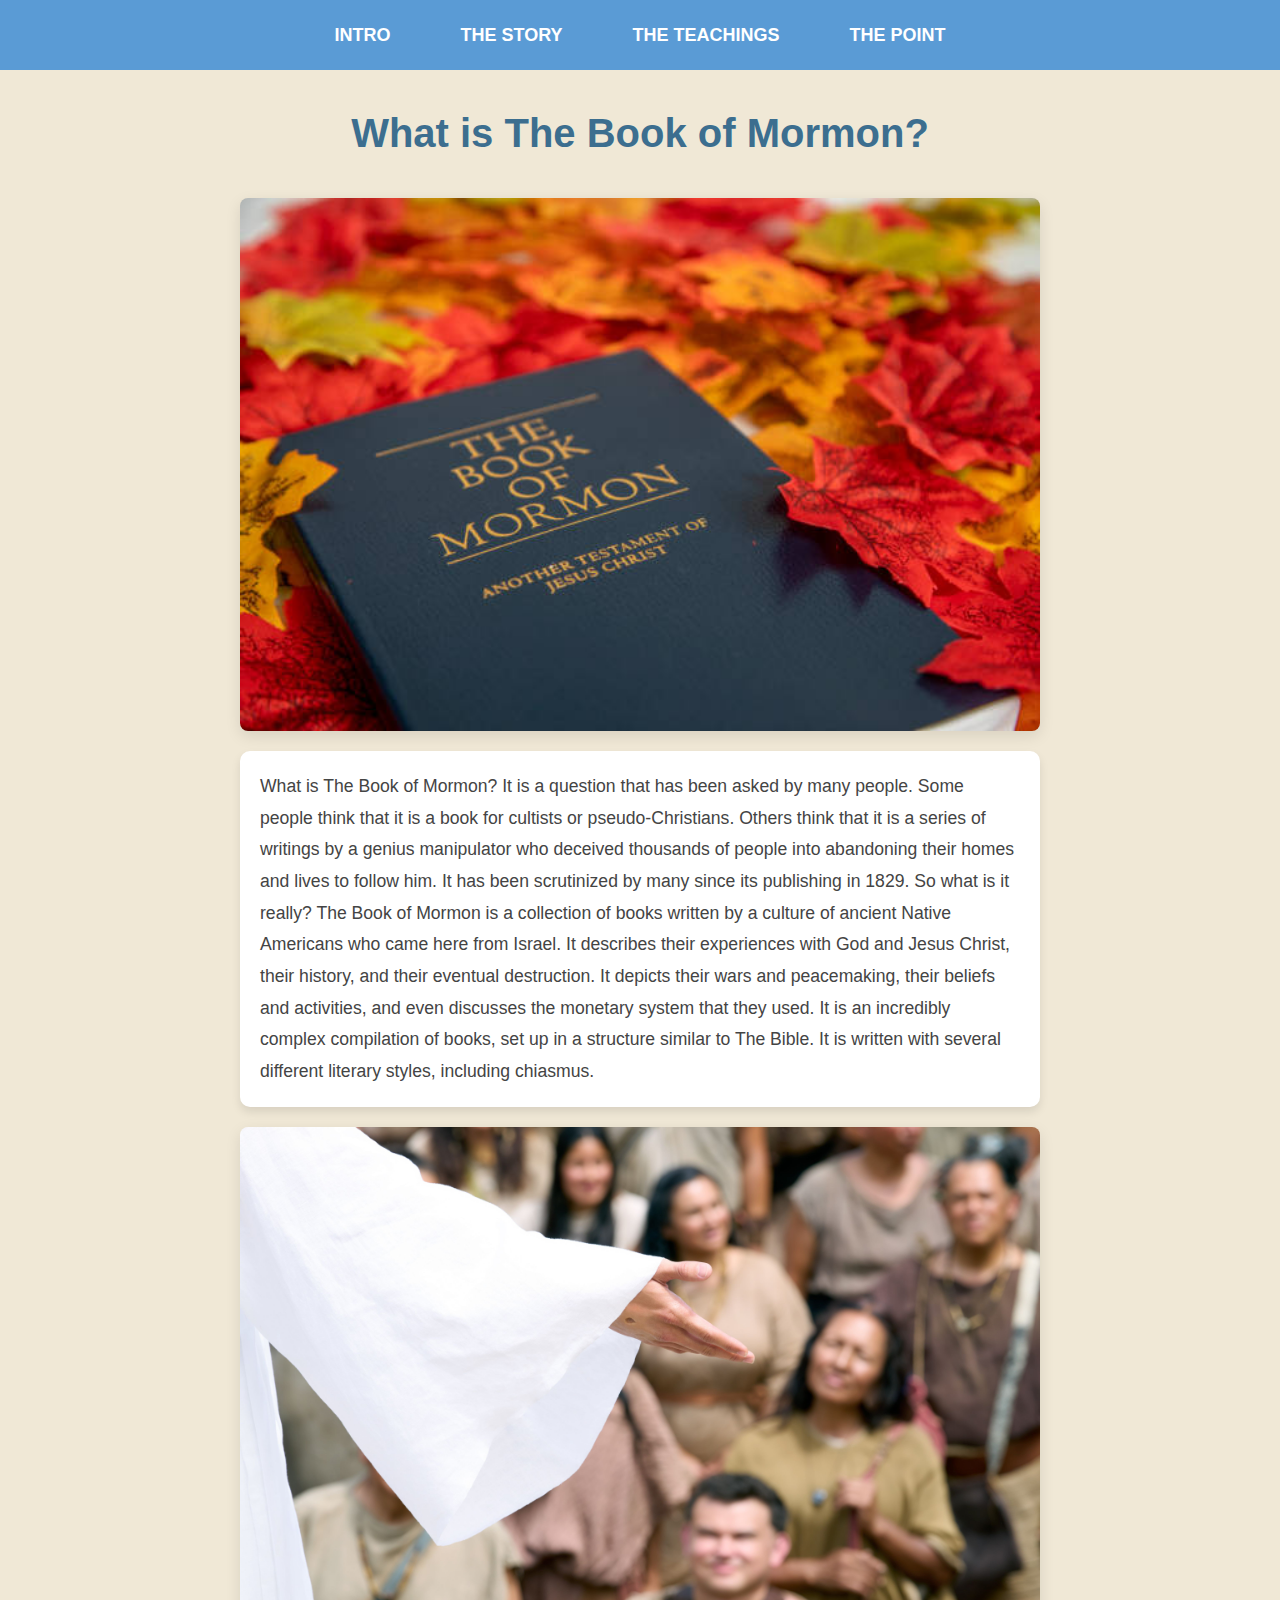
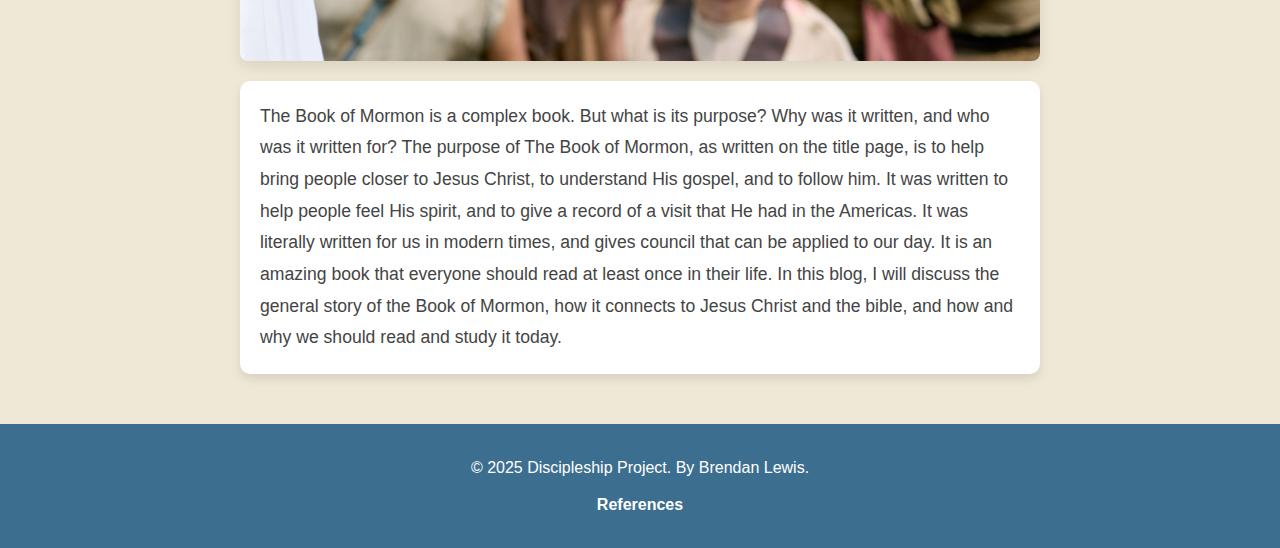
<file: index.html>
<!DOCTYPE html>
<html lang="en"> 

<head>
  <meta charset="utf-8" />
  <meta name="viewport" content="width=device-width, initial-scale=1.0" />
  <title>Discipleship Project</title>
  <link rel="stylesheet" href="css/style.css">
  
</head>
 
<body>
    
      <nav class="linker">
        <ul>
          <a class="realLink" href="index.html">Intro</a></li>
          <a class="realLink" href="html/info.html">The Story</a></li>
          <a class="realLink" href="html/connections.html">The Teachings</a></li>
          <a class="realLink" href="html/last.html">The Point</a></li>
        </ul>
      </nav>

      <h1 class="superTitle">What is The Book of Mormon?</h1>

      <img class="jesuspic" id="smiling" src="img/bompic.jpg" alt="Jesus image" >

      <p class = "bodyText" id="intro">
        What is The Book of Mormon? It is a question that has been asked by many people. Some people 
        think that it is a book for cultists or pseudo-Christians. Others think that it is a series of 
        writings by a genius manipulator who deceived thousands of people into abandoning their
        homes and lives to follow him. It has been scrutinized by many since its publishing in 1829. 
        So what is it really? The Book of Mormon is a collection of books written by a culture of ancient 
        Native Americans who came here from Israel. It describes their experiences with God and Jesus Christ,
        their history, and their eventual destruction. It depicts their wars and peacemaking, their
        beliefs and activities, and even discusses the monetary system that they used. 
        It is an incredibly complex compilation of books, set up in a structure similar to The Bible.
        It is written with several different literary styles, including chiasmus. 
      </p>

      <img class="jesuspic" id="smiling" src="img/jesushand.jpeg" alt="Jesus image">

      <p class = "bodyText" id="intro">
        The Book of Mormon is a complex book. But what is its purpose? Why was it written, and who 
        was it written for? The purpose of The Book of Mormon, as written on the title page, is to help
        bring people closer to Jesus Christ, to understand His gospel, and to follow him. It was 
        written to help people feel His spirit, and to give a record of a visit that He had in the 
        Americas. It was literally written for us in modern times, and gives council that can be applied to 
        our day. It is an amazing book that everyone should read at least once in their life. 
        In this blog, I will discuss the general story of the Book of Mormon,
        how it connects to Jesus Christ and the bible, and how and why we should read and study it today.
      </p>

      <footer class="footer">
        <p>&copy; 2025 Discipleship Project. By Brendan Lewis.</p>
        <p><a href="html/references.html">References</a></p>
      </footer>

      <script src="js/script.js"></script>
      
</body>

</html>
</file>
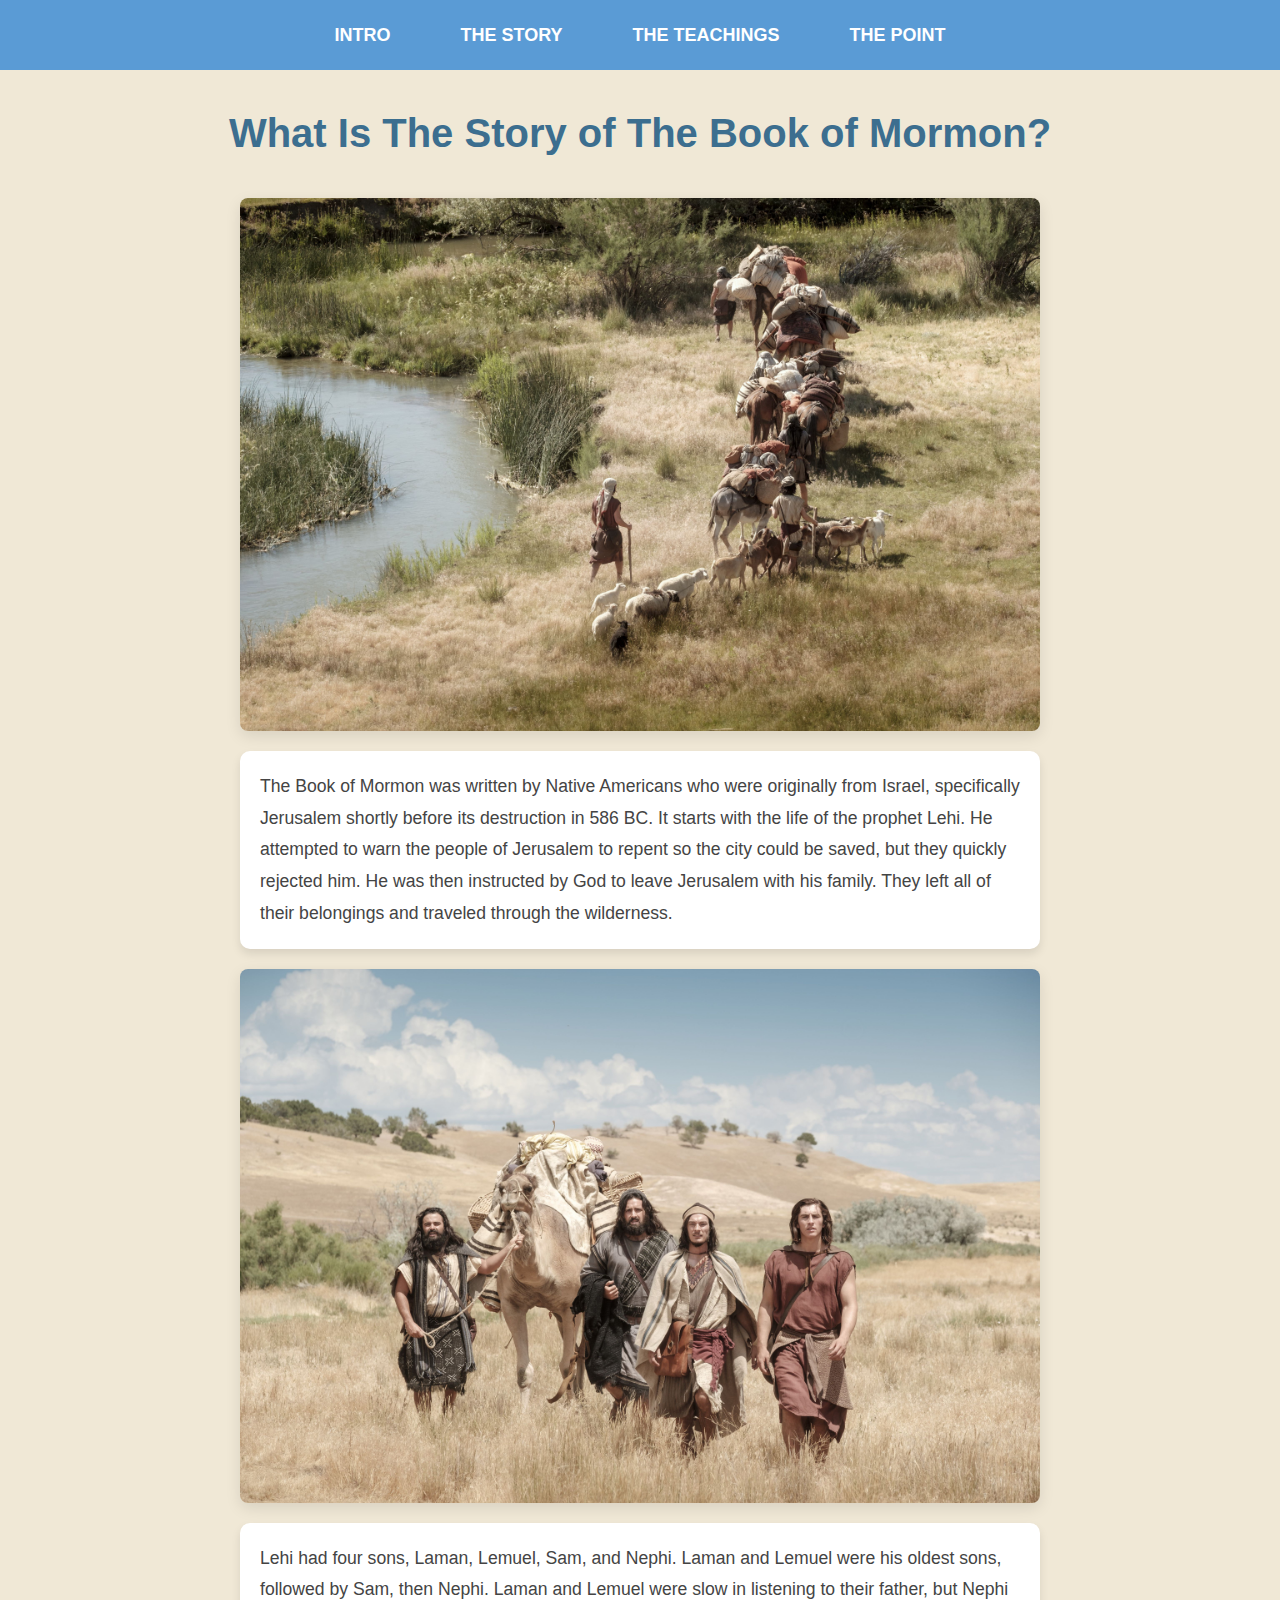
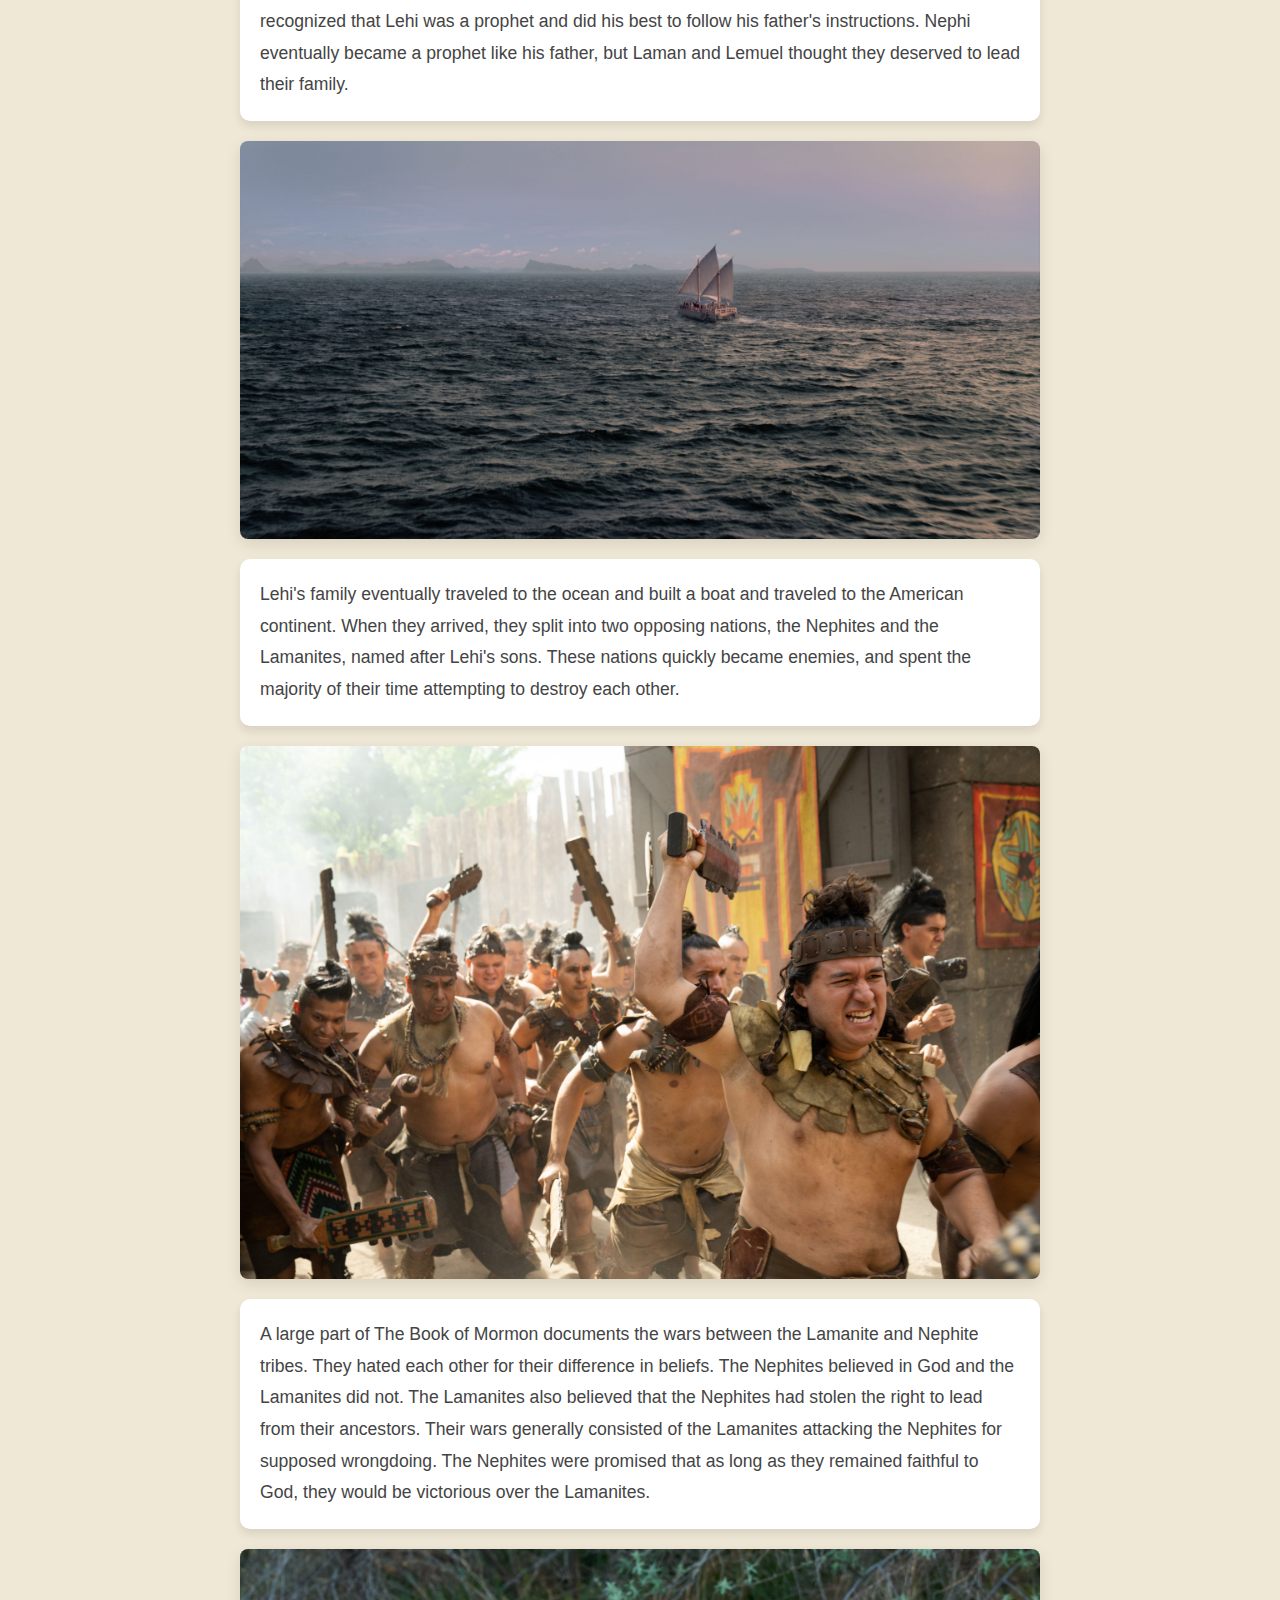
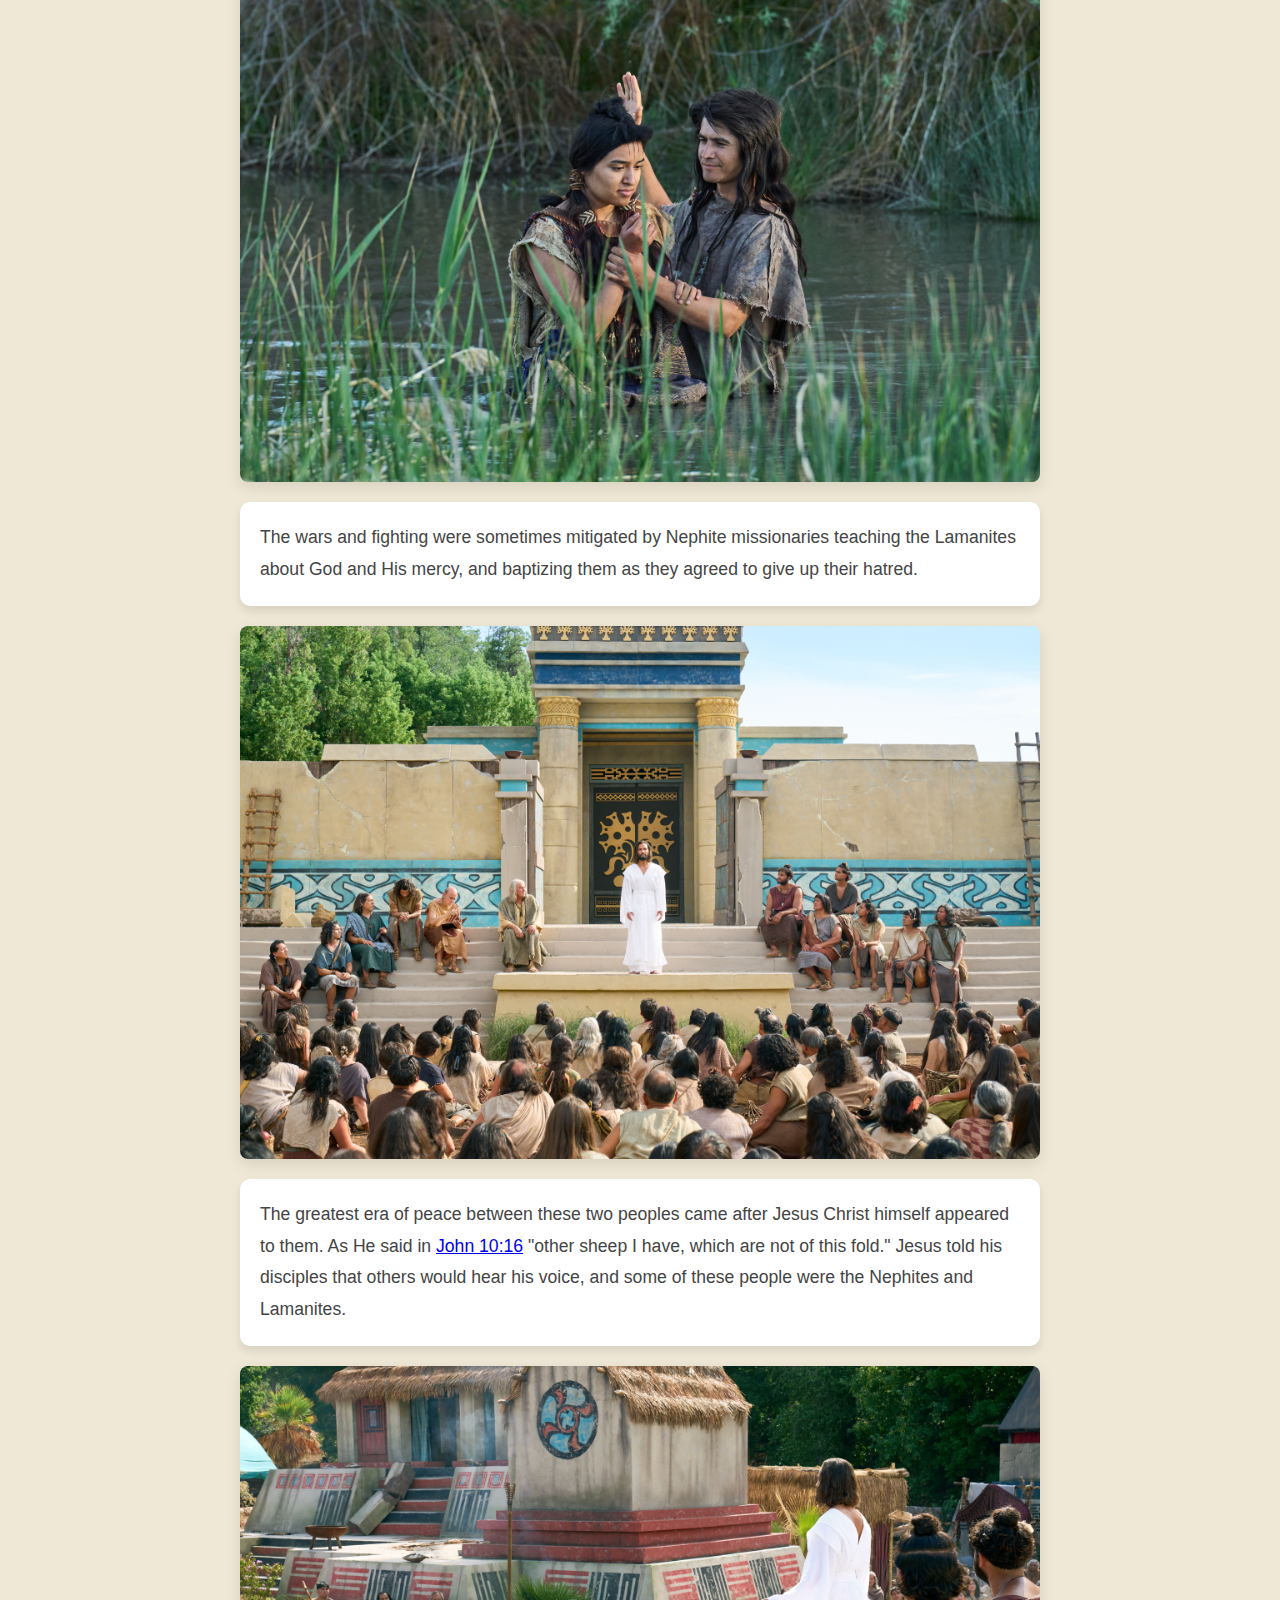
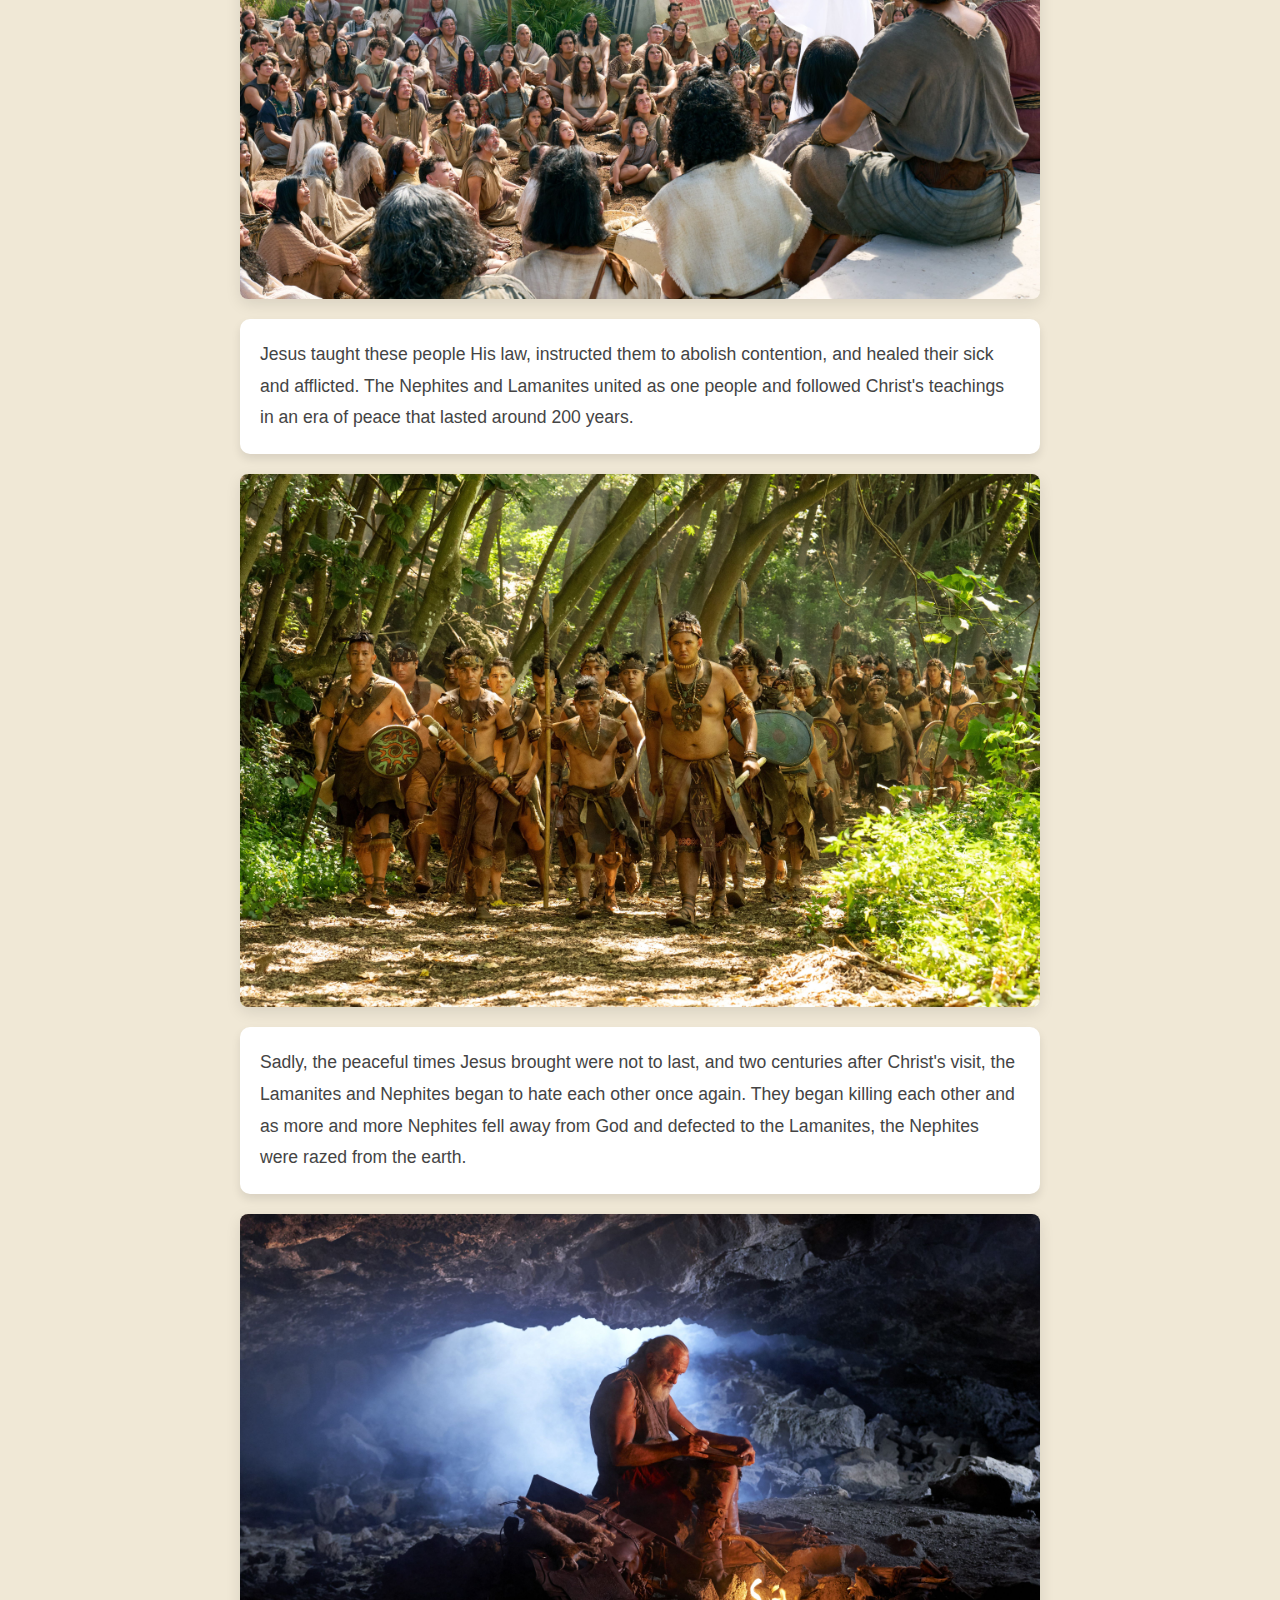
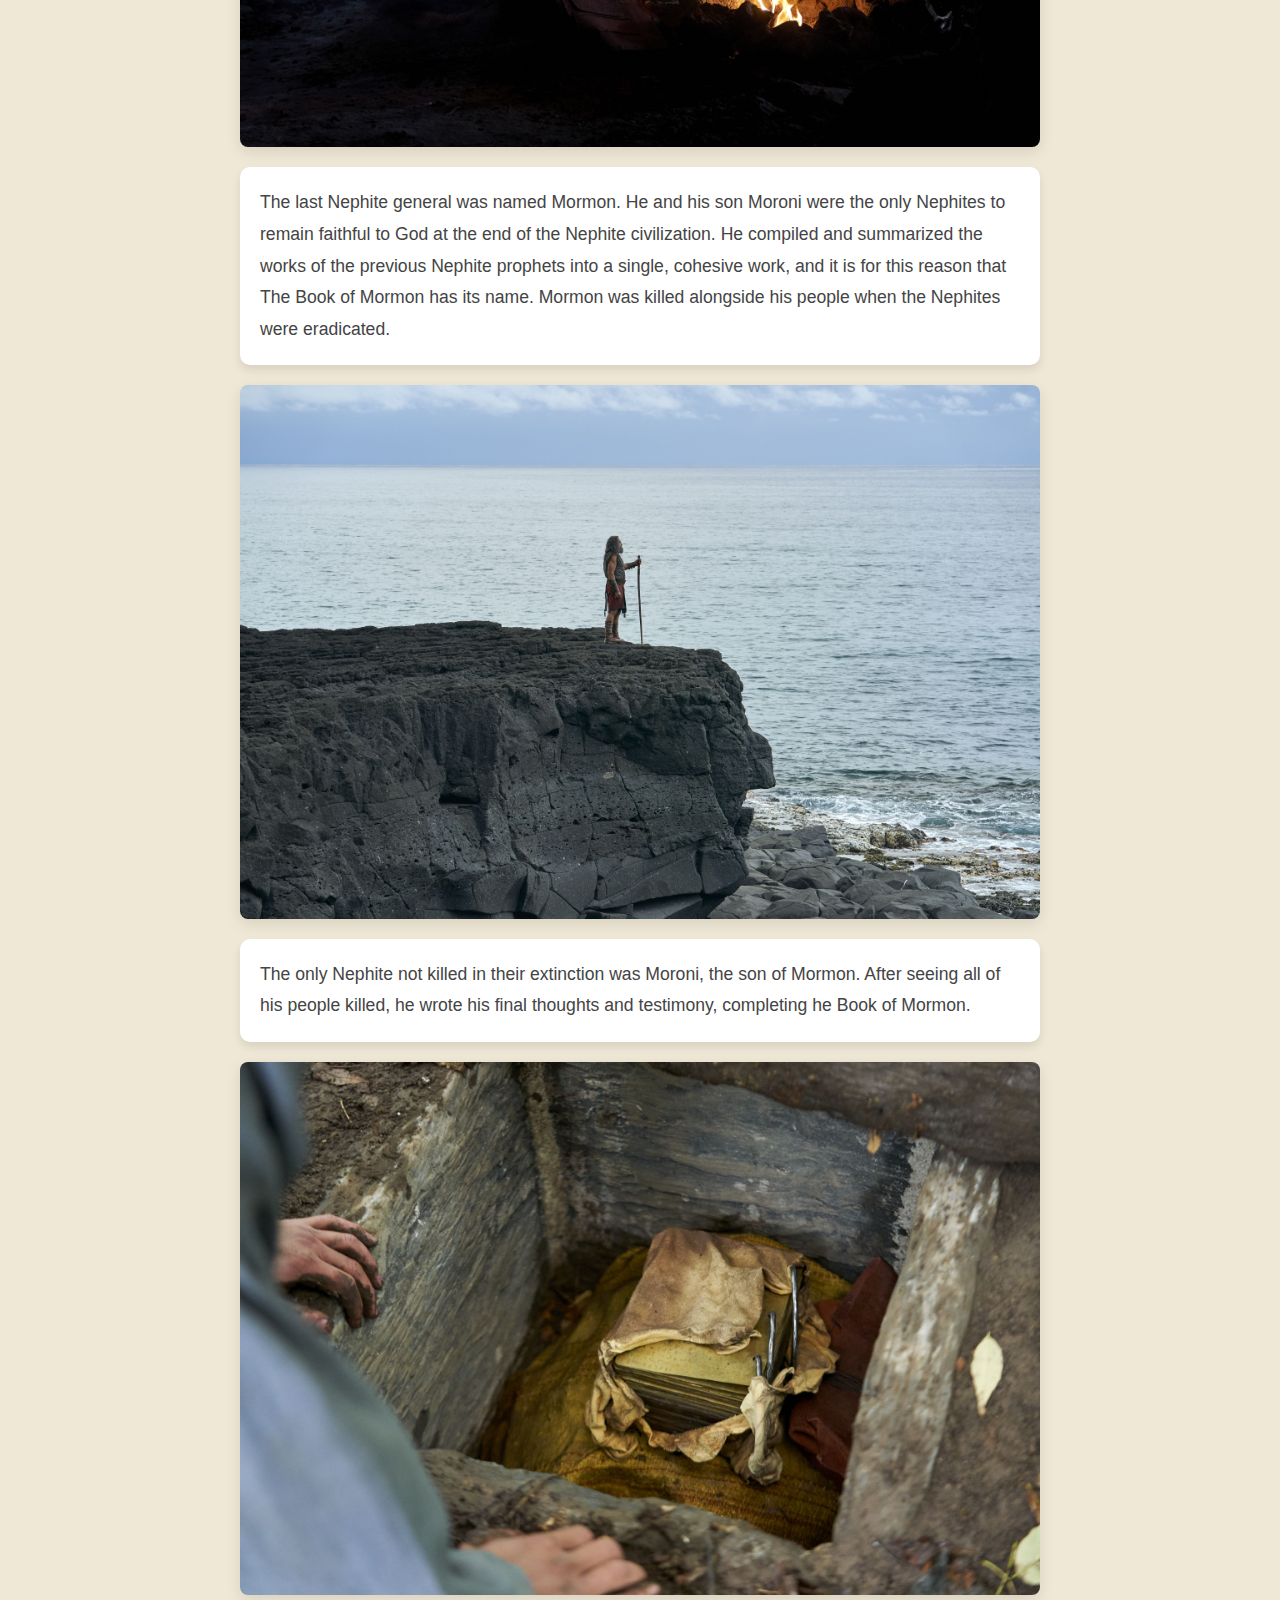
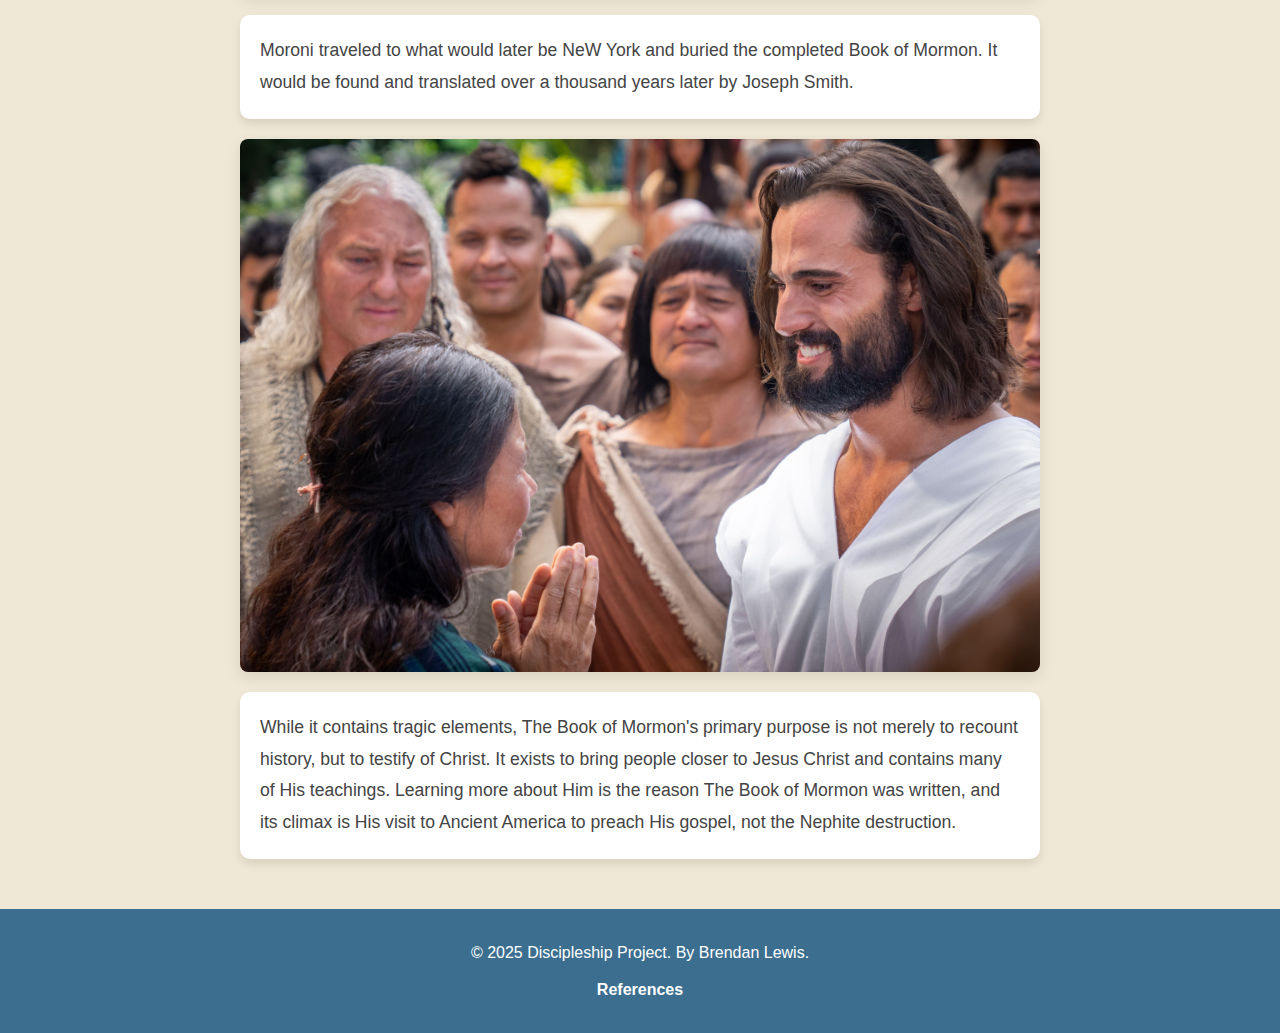
<file: info.html>
<!DOCTYPE html>
<html lang="en"> 

<head>
  <meta charset="utf-8" />
  <meta name="viewport" content="width=device-width, initial-scale=1.0" />
  <title>Discipleship Project</title>
  <link rel="stylesheet" href="../css/style.css">
</head>
 
<body>
  <nav class="linker">
    <ul>
      <a class="realLink" href="../index.html">Intro</a></li>
      <a class="realLink" href="info.html">The Story</a></li>
      <a class="realLink" href="connections.html">The Teachings</a></li>
      <a class="realLink" href="last.html">The Point</a></li>
    </ul>
  </nav>

  <h1 class="superTitle">What Is The Story of The Book of Mormon?</h1>

  <img class="jesuspic" src="../img/leave.jpeg" alt="Golden plates image">

  <p class="bodyText">
    The Book of Mormon was written by Native Americans who were originally from Israel, specifically Jerusalem shortly before its destruction in 586 BC. 
    It starts with the life of the prophet Lehi. He attempted to warn the people of
    Jerusalem to repent so the city could be saved, but they quickly rejected him. 
    He was then instructed by God to leave Jerusalem with his family. They left all of their 
    belongings and traveled through the wilderness. 
  </p>

  <img class="jesuspic" src="../img/bros.jpeg" alt="bros">

  <p class="bodyText">
    Lehi had four sons, Laman, Lemuel, Sam, and Nephi. Laman and Lemuel were
    his oldest sons, followed by Sam, then Nephi. Laman and Lemuel were slow in 
    listening to their father, but Nephi recognized that Lehi was a prophet and 
    did his best to follow his father's instructions. Nephi eventually became a prophet like 
    his father, but Laman and Lemuel thought they deserved to lead their family.
  </p>

  <img class="jesuspic" src="../img/boat.jpeg" alt="bot">

  <p class="bodyText">
    Lehi's family eventually traveled to the ocean and built a boat and traveled to the 
    American continent. When they arrived, they split into two opposing
    nations, the Nephites and the Lamanites, named after Lehi's sons. These nations
    quickly became enemies, and spent the majority of their time attempting to destroy each other. 
  </p>

  <img class="jesuspic" src="../img/run.jpeg" alt="run">

  <p class="bodyText">
    A large part of The Book of Mormon documents the wars between the Lamanite and Nephite
    tribes. They hated each other for their difference in beliefs. The Nephites
    believed in God and the Lamanites did not. The Lamanites also believed 
    that the Nephites had stolen the right to lead from their ancestors. Their wars 
    generally consisted of the Lamanites attacking the Nephites for supposed 
    wrongdoing. The Nephites were promised that as long as they remained faithful
    to God, they would be victorious over the Lamanites. 
  </p>

  <img class="jesuspic" src="../img/bapt.jpeg" alt="Baptism image">

  <p class="bodyText">
    The wars and fighting were sometimes mitigated by Nephite missionaries teaching
    the Lamanites about God and His mercy, and baptizing them as they agreed to give
    up their hatred.
  </p>

  <img class="jesuspic" src="../img/tmp.jpeg" alt="jesus">

  <p class="bodyText">
    The greatest era of peace between these two peoples came after Jesus Christ himself
    appeared to them. As He said in <span><a href="https://www.kingjamesbibleonline.org/John-10-16/">John 10:16</a></span>
    "other sheep I have, which are not of this fold." Jesus told his disciples
    that others would hear his voice, and some of these people were the Nephites and
    Lamanites.  
  </p>

  <img class="jesuspic" src="../img/jesusteach.jpeg" alt="mo jesus">

  <p class="bodyText">
    Jesus taught these people His law, instructed them to abolish contention, and
    healed their sick and afflicted. The Nephites and Lamanites united as one people 
    and followed Christ's teachings in an era of peace that lasted around 200 years.
  </p>

  <img class="jesuspic" src="../img/warx2.jpeg" alt="mo jesus">

  <p class="bodyText">
    Sadly, the peaceful times Jesus brought were not to last, and two centuries 
    after Christ's visit, the Lamanites and Nephites began to hate each other once again.
    They began killing each other and as more and more Nephites fell away from God 
    and defected to the Lamanites, the Nephites were razed from the earth.
  </p>

  <img class="jesuspic" src="../img/abridge.jpeg" alt="abridge">

  <p class="bodyText">
    The last Nephite general was named Mormon. He and his son Moroni were the only 
    Nephites to remain faithful to God at the end of the Nephite civilization. 
    He compiled and summarized the works of the previous Nephite prophets into a single, cohesive 
    work, and it is for this reason that The Book of Mormon has its name. Mormon
    was killed alongside his people when the Nephites were eradicated. 
  </p>

  <img class="jesuspic" src="../img/alone.jpeg" alt="alone">

  <p class="bodyText">
    The only Nephite not killed in their extinction was Moroni, the son of Mormon.
    After seeing all of his people killed, he wrote his final thoughts and testimony, completing he Book of Mormon. 
  </p>

  <img class="jesuspic" src="../img/plates.jpeg" alt="plates">

  <p class="bodyText">
    Moroni traveled to what would later be NeW York and buried the completed Book of Mormon.
    It would be found and translated over a thousand years later by Joseph Smith.
  </p>

  <img class="jesuspic" src="../img/moJesus.jpeg" alt="mo jesus">

  <p class="bodyText">
    While it contains tragic elements, The Book of Mormon's primary purpose is not merely to recount history, but to testify of Christ. It exists to bring people closer to Jesus Christ and contains many of His teachings.
     Learning more about Him is the reason The Book of Mormon was written, and its climax is His 
    visit to Ancient America to preach His gospel, not the Nephite destruction.
  </p>

  <footer class="footer">
    <p>&copy; 2025 Discipleship Project. By Brendan Lewis.</p>
    <p><a href="references.html">References</a></p>
  </footer>

  <script src="../js/script.js"></script>
</body>
</html>
</file>
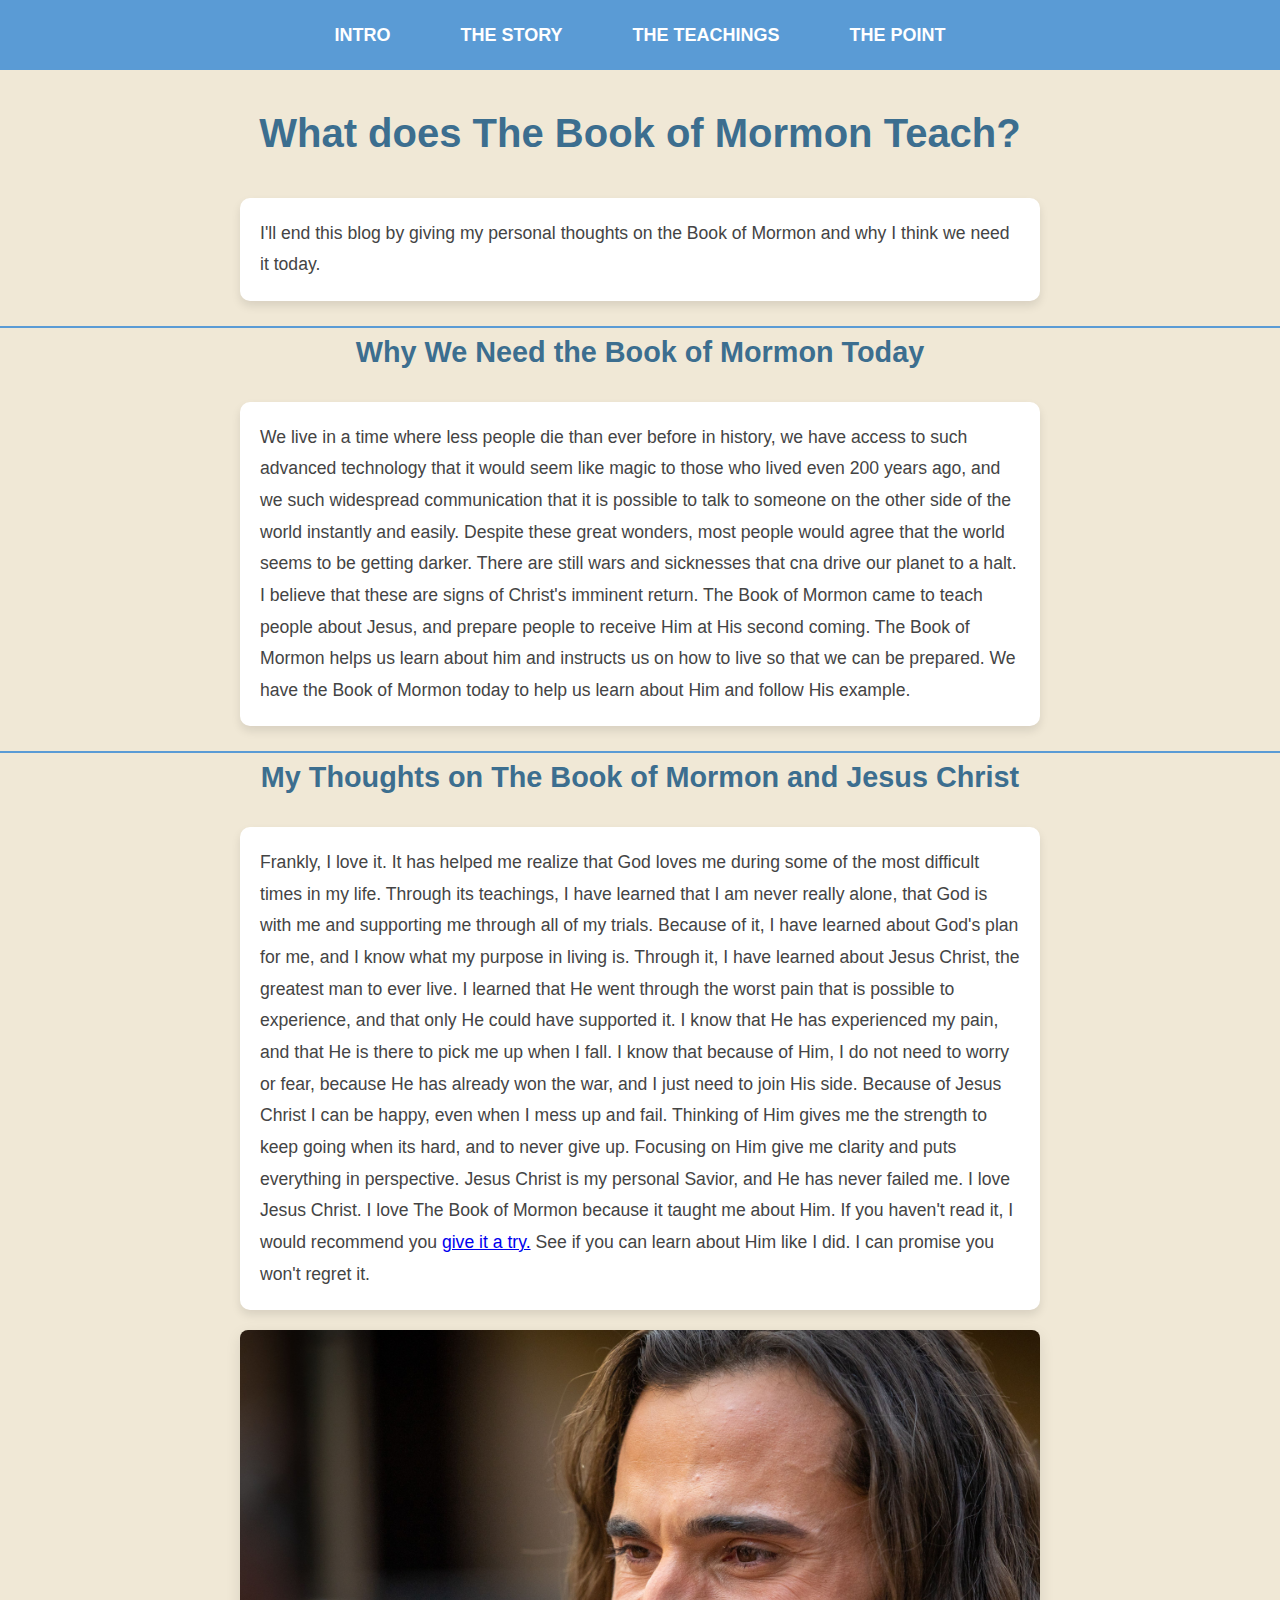
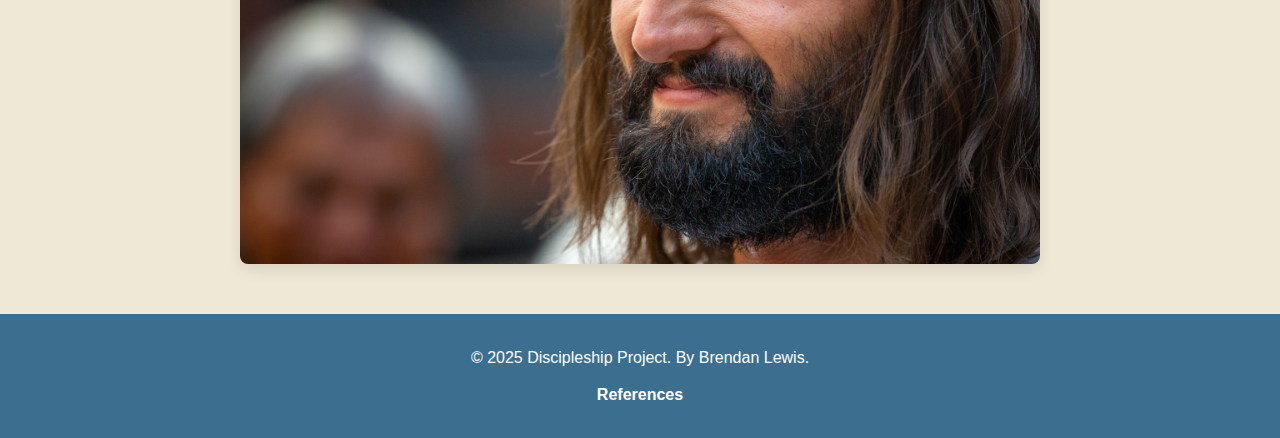
<file: last.html>
<!DOCTYPE html>
<html lang="en"> 

<head>
  <meta charset="utf-8" />
  <meta name="viewport" content="width=device-width, initial-scale=1.0" />
  <title>Discipleship Project</title>
  <link rel="stylesheet" href="../css/style.css">
</head>
 
<body>
  <nav class="linker">
    <ul>
      <a class="realLink" href="../index.html">Intro</a></li>
      <a class="realLink" href="info.html">The Story</a></li>
      <a class="realLink" href="connections.html">The Teachings</a></li>
      <a class="realLink" href="last.html">The Point</a></li>
    </ul>
  </nav>

  <h1 class="superTitle">What does The Book of Mormon Teach?</h1>

  <p class="bodyText">
    I'll end this blog by giving my personal thoughts on the Book of Mormon and 
    why I think we need it today. 
  </p>

  <h2 class="sectionTitle">Why We Need the Book of Mormon Today</h2>
  
  <p class="bodyText"> 
    We live in a time where less people die than ever before in history,
    we have access to such advanced technology that it would seem
    like magic to those who lived even 200 years ago, and we such widespread
    communication that it is possible to talk to someone on the other side of the world
    instantly and easily. Despite these great wonders, most people would agree that the world 
    seems to be getting darker. 
    There are still wars and sicknesses that cna drive our planet to a halt. 
    I believe that these are signs of Christ's imminent return. 
    The Book of Mormon came to teach people about Jesus, and prepare people to 
    receive Him at His second coming. The Book of Mormon helps us learn about him
    and instructs us on how to live so that we can be prepared. 
    We have the Book of Mormon today to help us learn about Him and follow His example. 
  </p>

  <h2 class="sectionTitle">My Thoughts on The Book of Mormon and Jesus Christ</h2>
  
  <p class="bodyText"> 
    Frankly, I love it. It has helped me realize that God loves me 
    during some of the most difficult times in my life. Through its teachings,
    I have learned that I am never really alone, that God is with me and supporting
    me through all of my trials. Because of it, I have learned about God's plan 
    for me, and I know what my purpose in living is. Through it, I have learned 
    about Jesus Christ, the greatest man to ever live. I learned that He went 
    through the worst pain that is possible to experience, and that only He could
    have supported it. I know that He has experienced my pain, and that He is there 
    to pick me up when I fall. I know that because of Him, I do not need to worry 
    or fear, because He has already won the war, and I just need to join His side.
    Because of Jesus Christ I can be happy, even when I mess up and fail. Thinking of 
    Him gives me the strength to keep going when its hard, and to never give up.
    Focusing on Him give me clarity and puts everything in perspective. 
    Jesus Christ is my personal Savior, and He has never failed me. 
    I love Jesus Christ. I love The Book of Mormon because it taught me about 
    Him. If you haven't read it, I would recommend you <span><a href="https://www.churchofjesuschrist.org/study/scriptures/bofm?lang=eng">give it a try.</a></span>
    See if you can learn about Him like I did. I can promise you won't regret it.
  </p>

  <img class="jesuspic" src="../img/face.jpeg" alt="jesus">

  <footer class="footer">
    <p>&copy; 2025 Discipleship Project. By Brendan Lewis.</p>
    <p><a href="references.html">References</a></p>
  </footer>

  <script src="../js/script.js"></script>
</body>
</html>
</file>
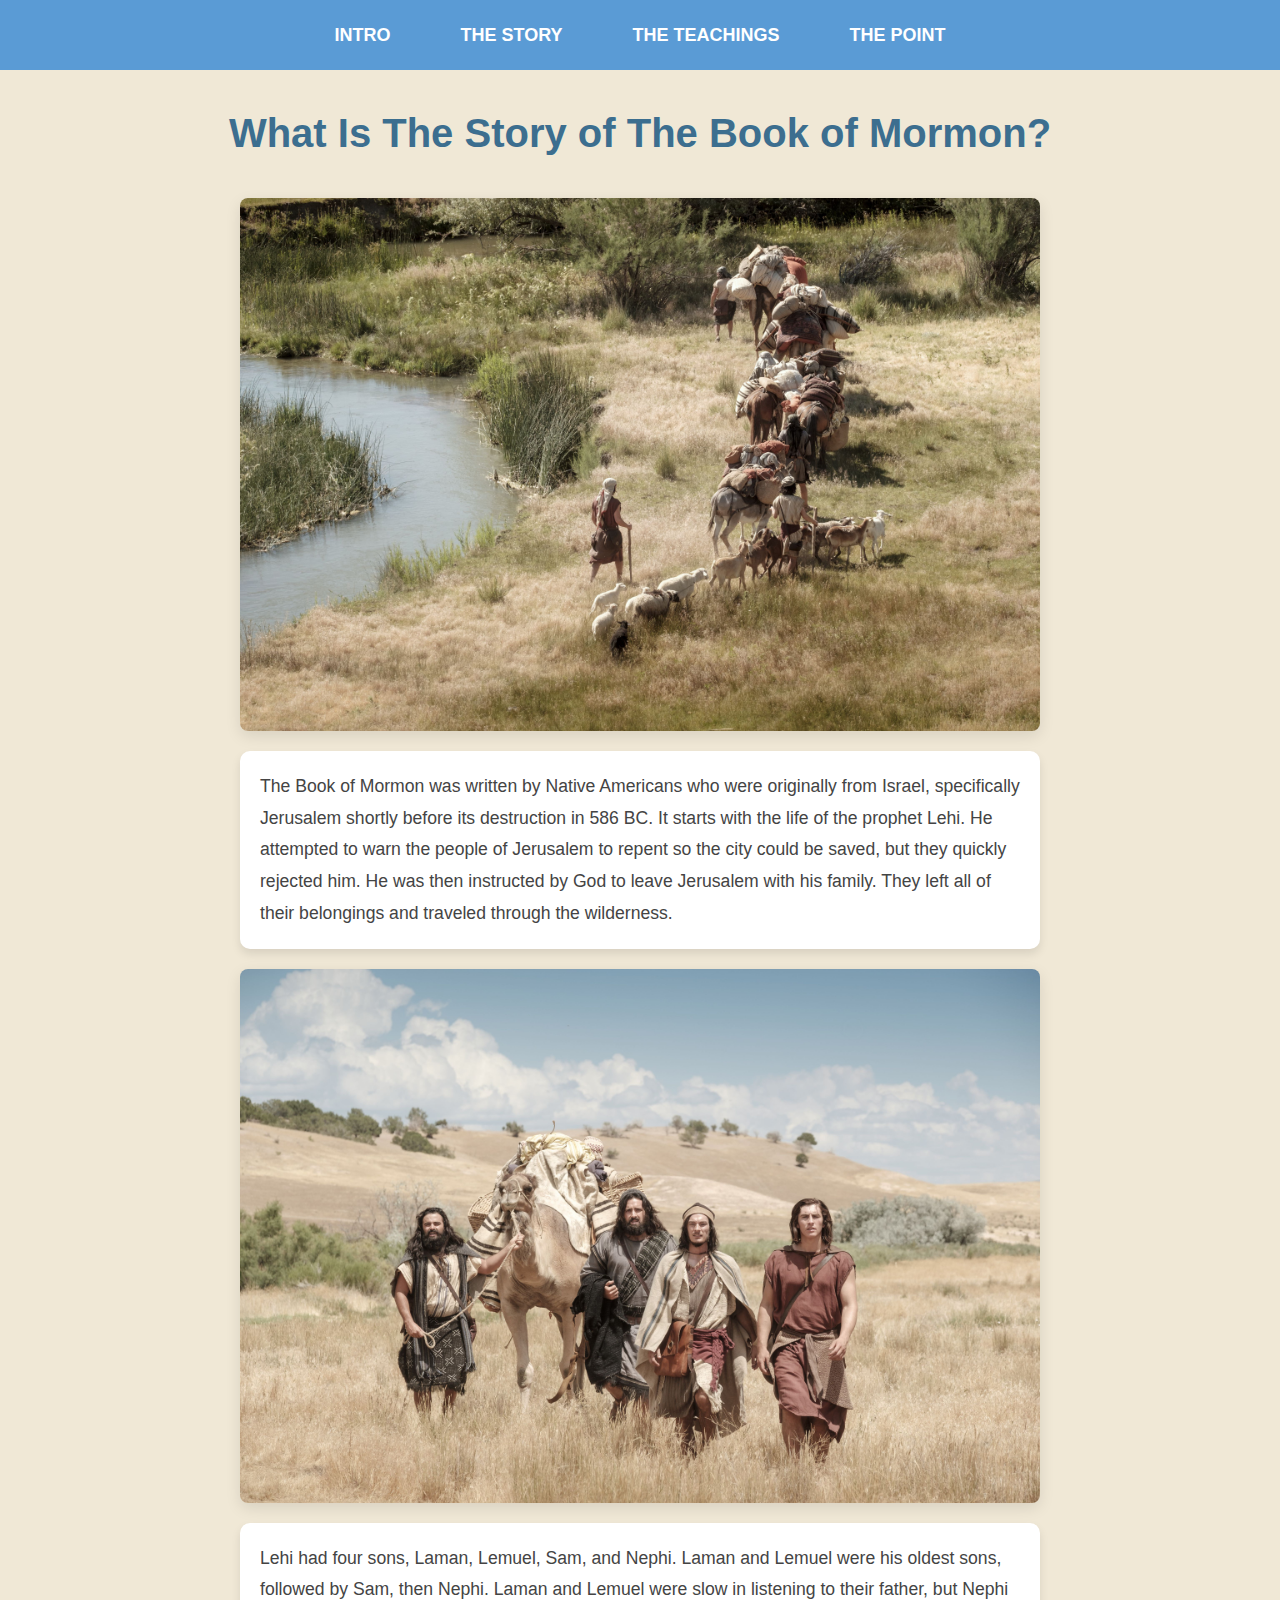
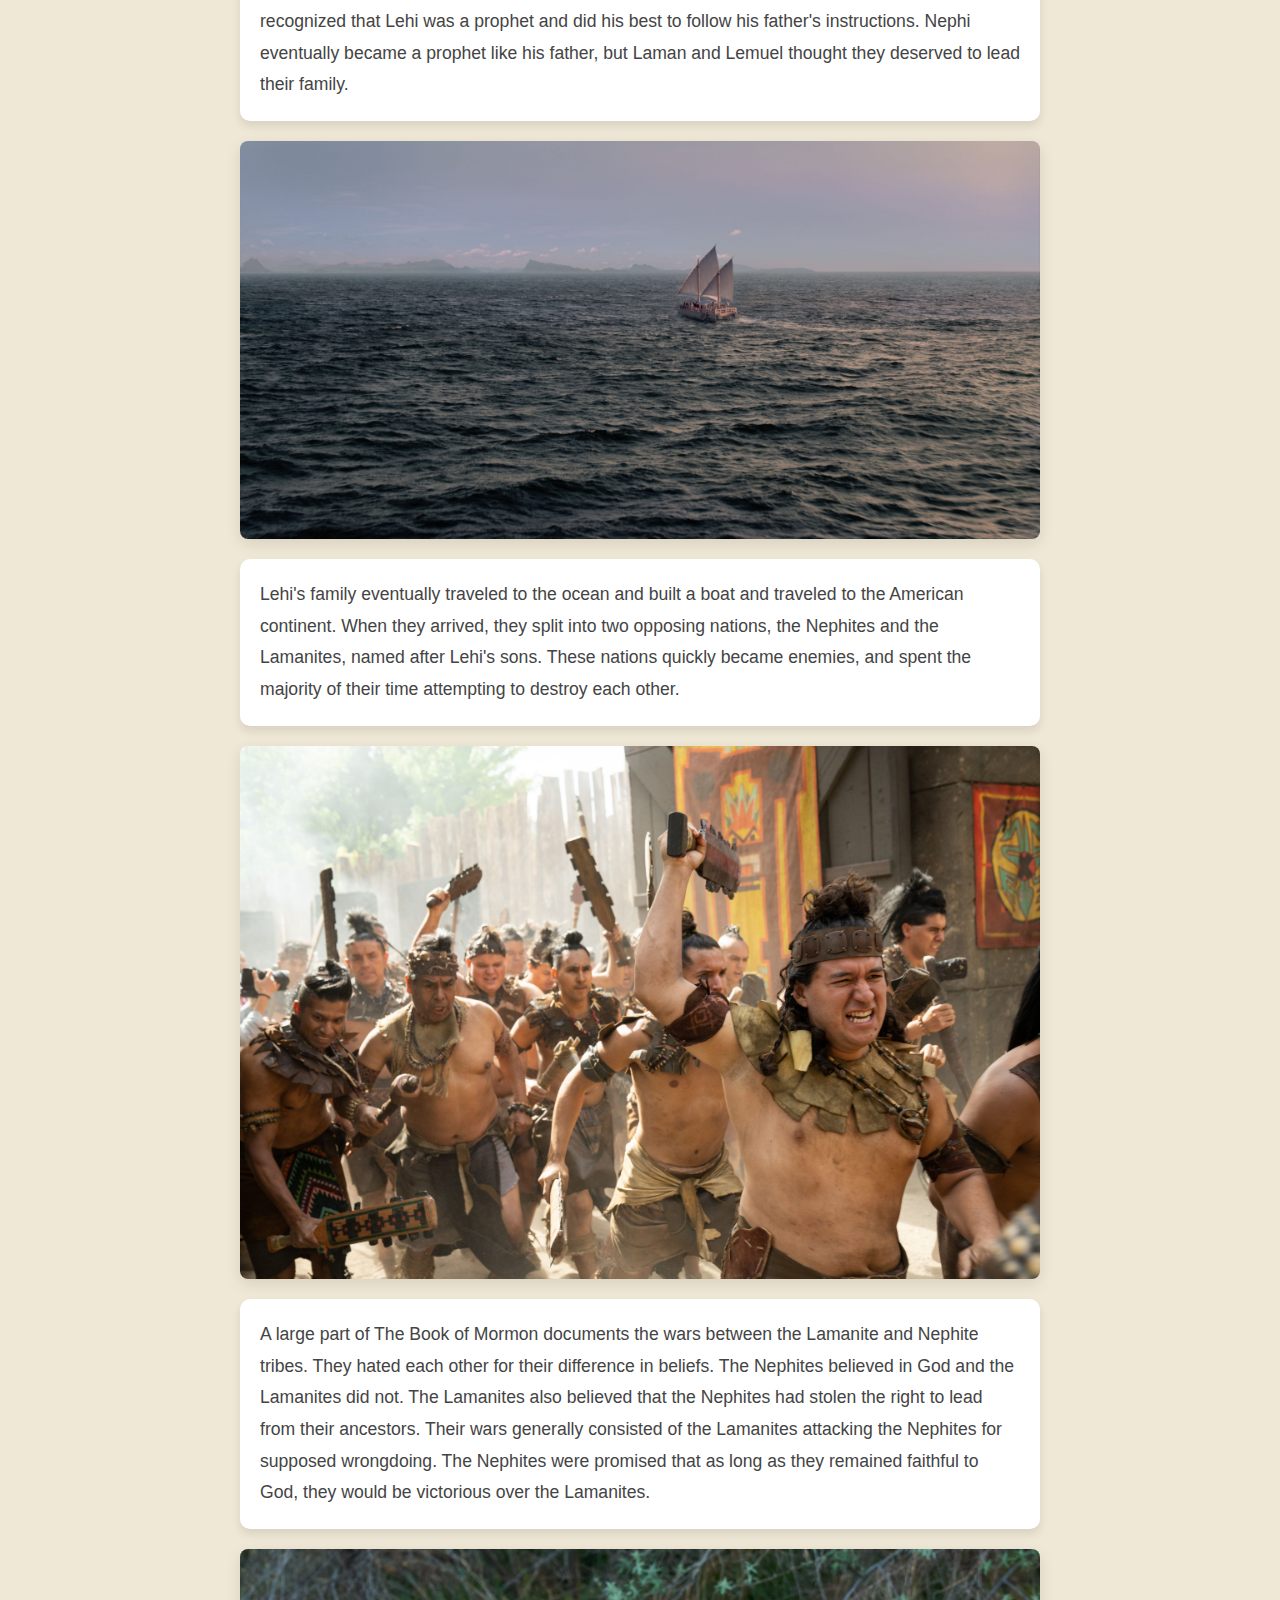
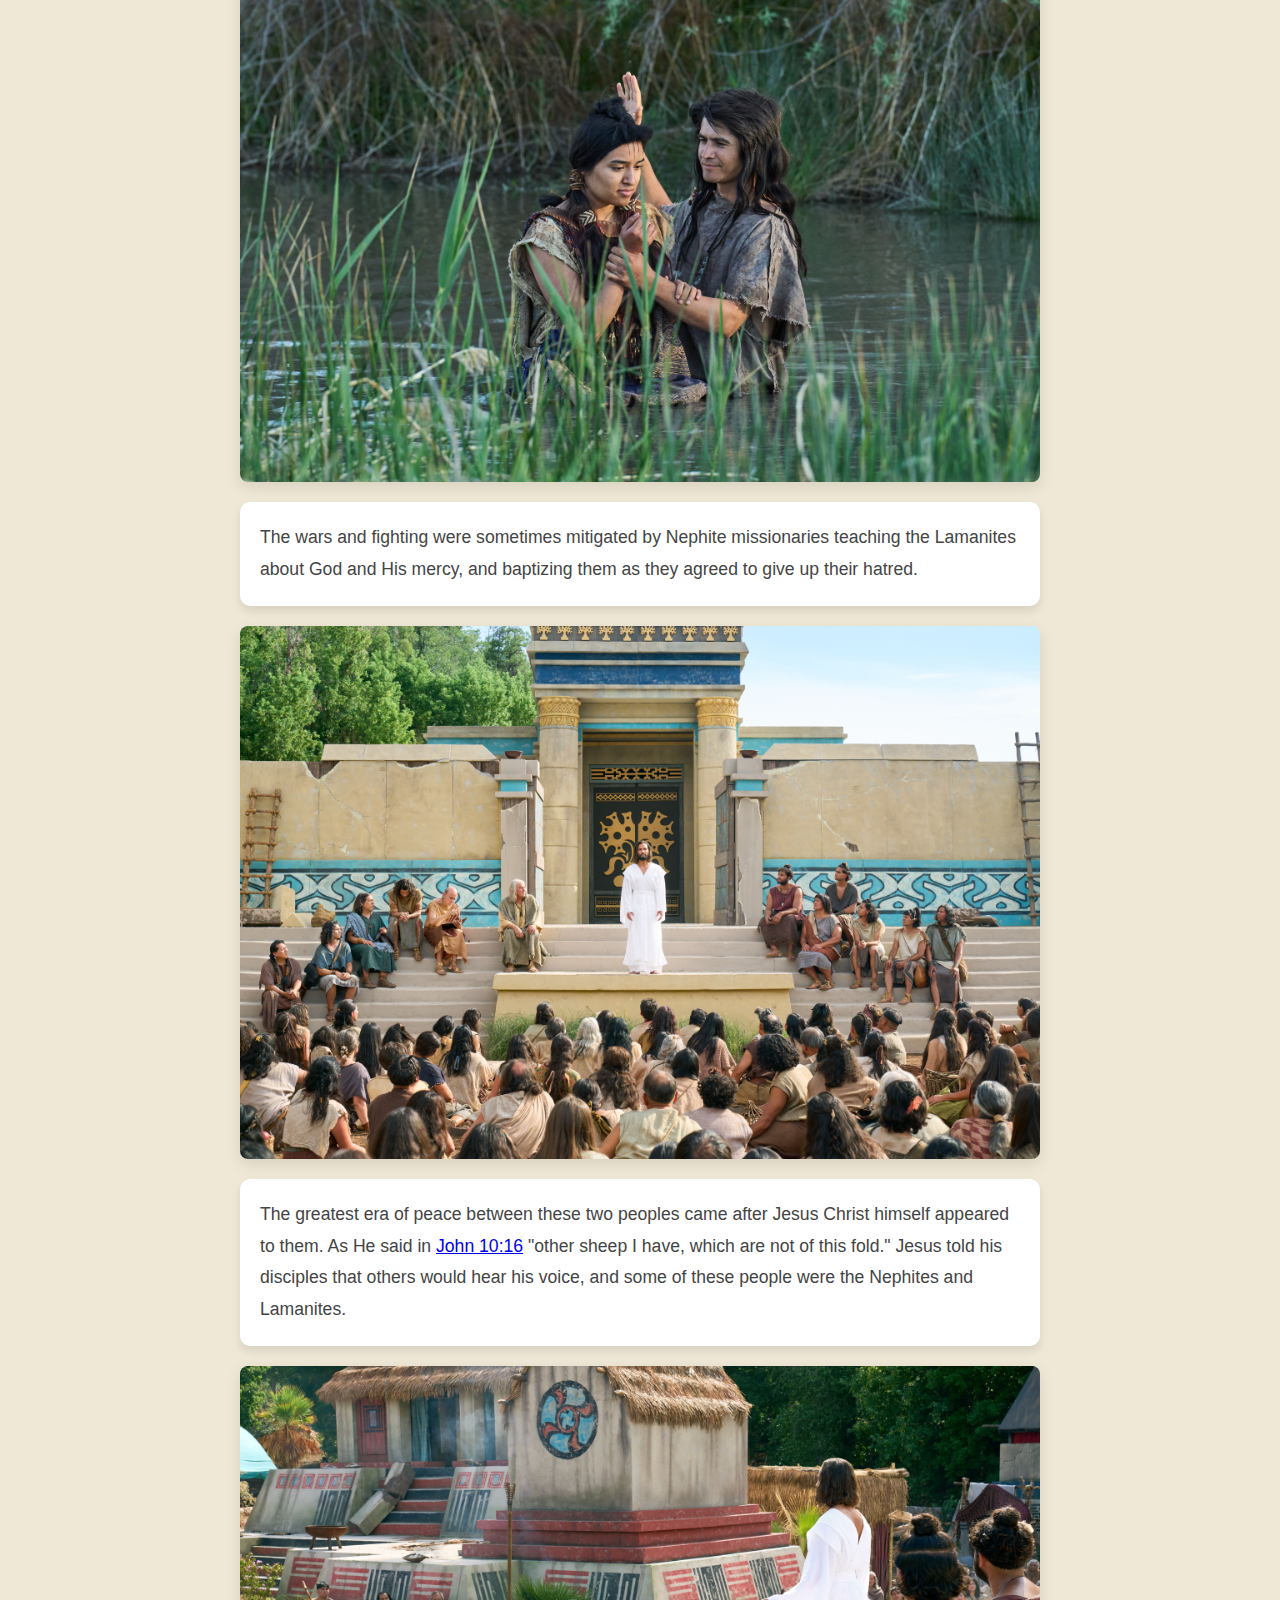
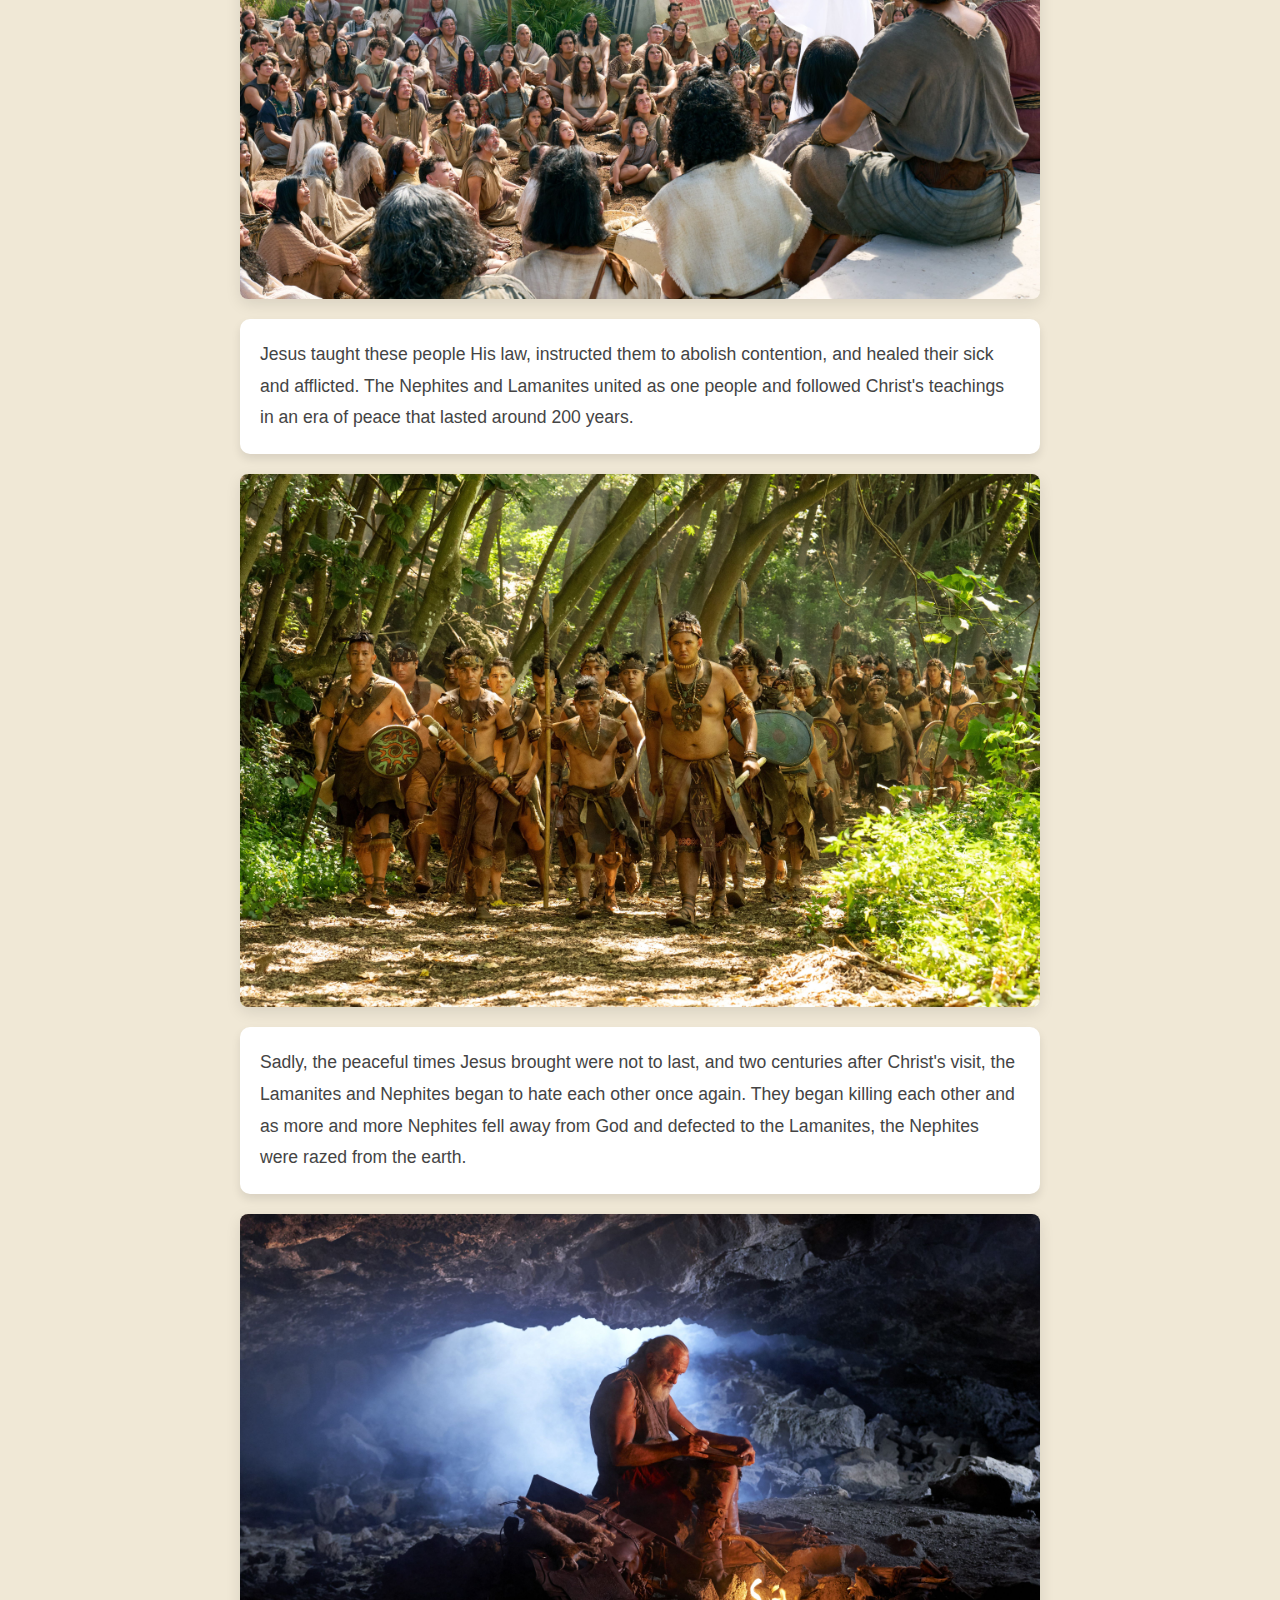
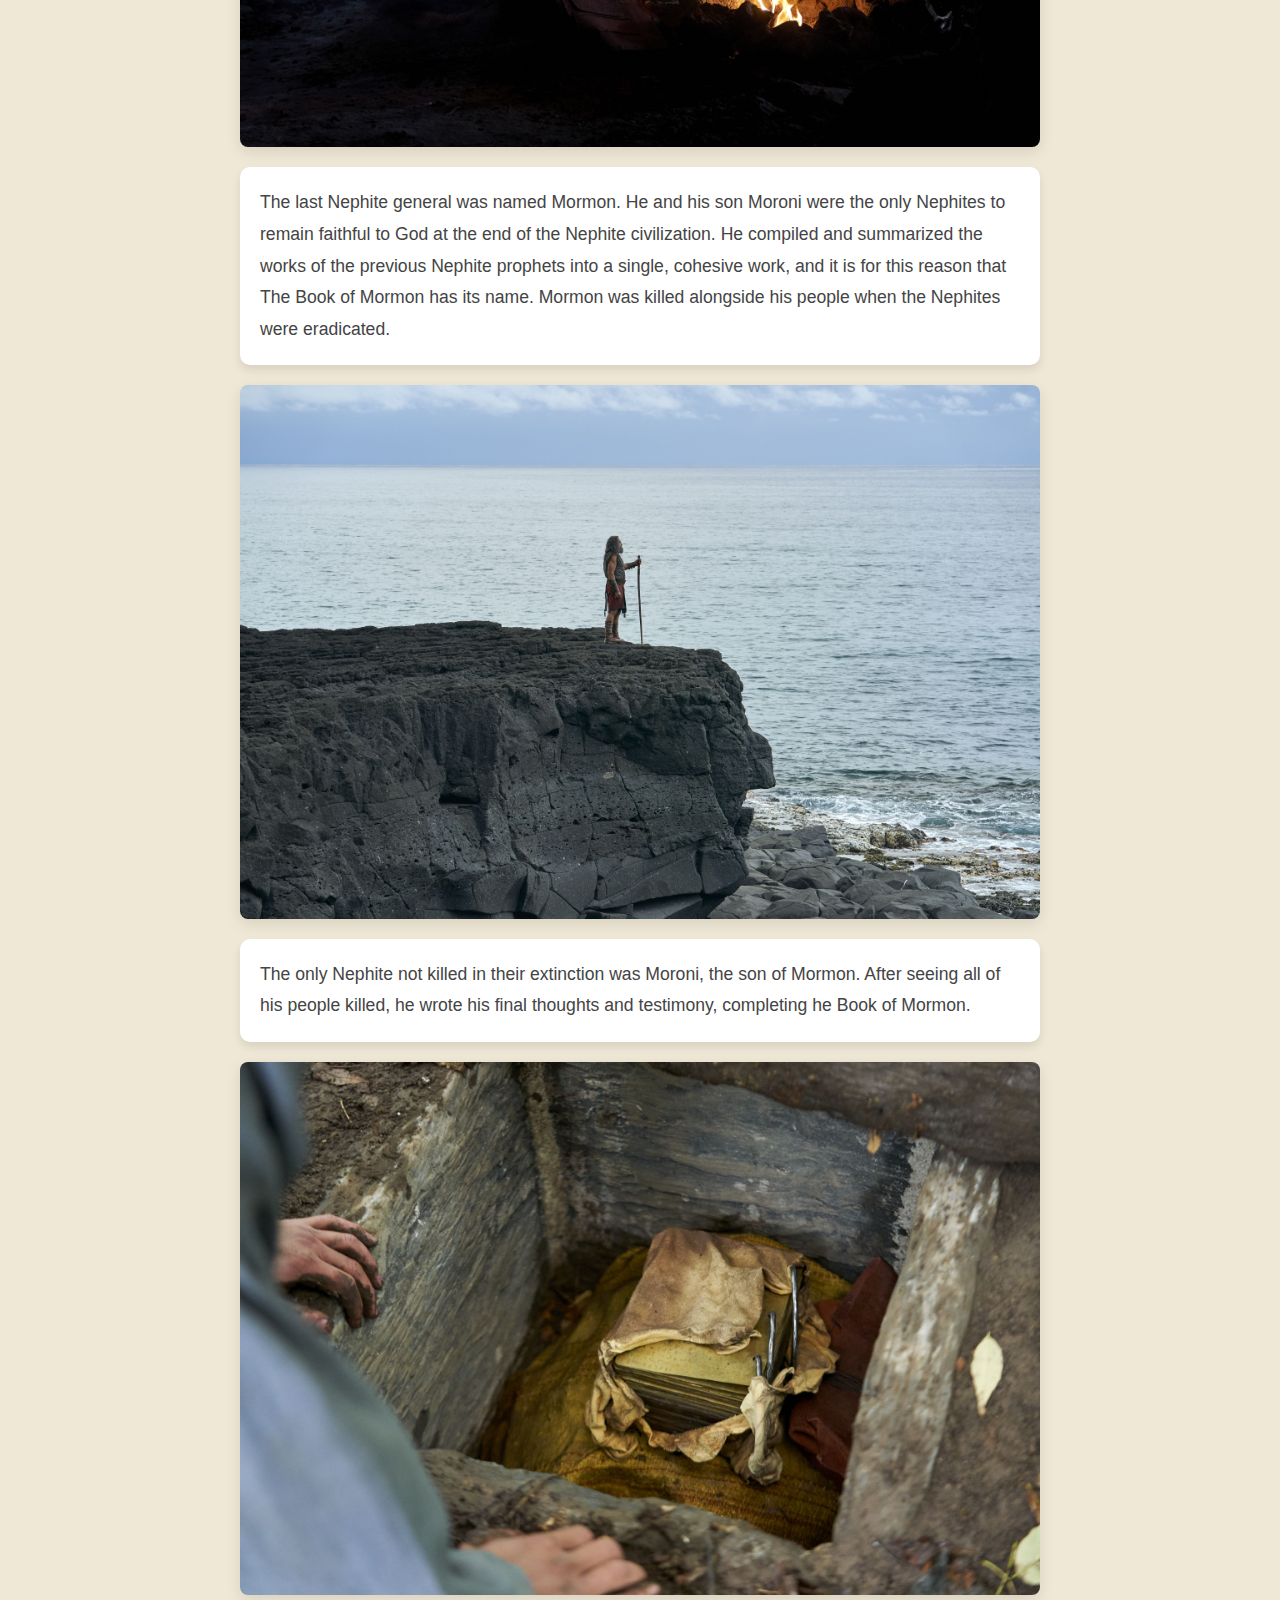
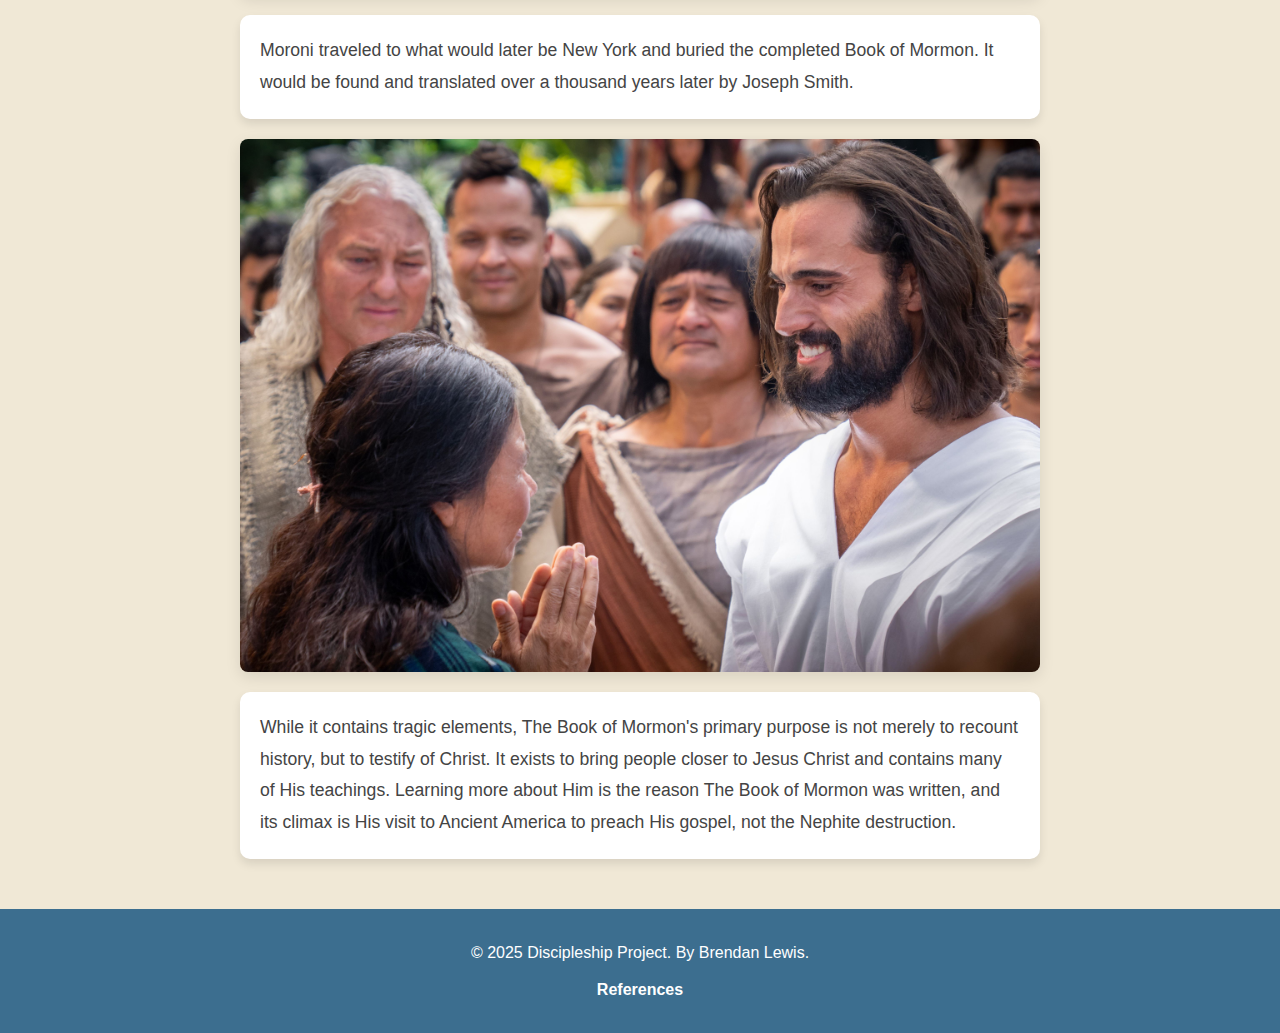
<file: html/info.html>
<!DOCTYPE html>
<html lang="en"> 

<head>
  <meta charset="utf-8" />
  <meta name="viewport" content="width=device-width, initial-scale=1.0" />
  <title>Discipleship Project</title>
  <link rel="stylesheet" href="../css/style.css">
</head>
 
<body>
  <nav class="linker">
    <ul>
      <a class="realLink" href="../index.html">Intro</a></li>
      <a class="realLink" href="info.html">The Story</a></li>
      <a class="realLink" href="connections.html">The Teachings</a></li>
      <a class="realLink" href="last.html">The Point</a></li>
    </ul>
  </nav>

  <h1 class="superTitle">What Is The Story of The Book of Mormon?</h1>

  <img class="jesuspic" src="../img/leave.jpeg" alt="Golden plates image">

  <p class="bodyText">
    The Book of Mormon was written by Native Americans who were originally from Israel, specifically Jerusalem shortly before its destruction in 586 BC. 
    It starts with the life of the prophet Lehi. He attempted to warn the people of
    Jerusalem to repent so the city could be saved, but they quickly rejected him. 
    He was then instructed by God to leave Jerusalem with his family. They left all of their 
    belongings and traveled through the wilderness. 
  </p>

  <img class="jesuspic" src="../img/bros.jpeg" alt="bros">

  <p class="bodyText">
    Lehi had four sons, Laman, Lemuel, Sam, and Nephi. Laman and Lemuel were
    his oldest sons, followed by Sam, then Nephi. Laman and Lemuel were slow in 
    listening to their father, but Nephi recognized that Lehi was a prophet and 
    did his best to follow his father's instructions. Nephi eventually became a prophet like 
    his father, but Laman and Lemuel thought they deserved to lead their family.
  </p>

  <img class="jesuspic" src="../img/boat.jpeg" alt="bot">

  <p class="bodyText">
    Lehi's family eventually traveled to the ocean and built a boat and traveled to the 
    American continent. When they arrived, they split into two opposing
    nations, the Nephites and the Lamanites, named after Lehi's sons. These nations
    quickly became enemies, and spent the majority of their time attempting to destroy each other. 
  </p>

  <img class="jesuspic" src="../img/run.jpeg" alt="run">

  <p class="bodyText">
    A large part of The Book of Mormon documents the wars between the Lamanite and Nephite
    tribes. They hated each other for their difference in beliefs. The Nephites
    believed in God and the Lamanites did not. The Lamanites also believed 
    that the Nephites had stolen the right to lead from their ancestors. Their wars 
    generally consisted of the Lamanites attacking the Nephites for supposed 
    wrongdoing. The Nephites were promised that as long as they remained faithful
    to God, they would be victorious over the Lamanites. 
  </p>

  <img class="jesuspic" src="../img/bapt.jpeg" alt="Baptism image">

  <p class="bodyText">
    The wars and fighting were sometimes mitigated by Nephite missionaries teaching
    the Lamanites about God and His mercy, and baptizing them as they agreed to give
    up their hatred.
  </p>

  <img class="jesuspic" src="../img/tmp.jpeg" alt="jesus">

  <p class="bodyText">
    The greatest era of peace between these two peoples came after Jesus Christ himself
    appeared to them. As He said in <span><a href="https://www.kingjamesbibleonline.org/John-10-16/">John 10:16</a></span>
    "other sheep I have, which are not of this fold." Jesus told his disciples
    that others would hear his voice, and some of these people were the Nephites and
    Lamanites.  
  </p>

  <img class="jesuspic" src="../img/jesusteach.jpeg" alt="mo jesus">

  <p class="bodyText">
    Jesus taught these people His law, instructed them to abolish contention, and
    healed their sick and afflicted. The Nephites and Lamanites united as one people 
    and followed Christ's teachings in an era of peace that lasted around 200 years.
  </p>

  <img class="jesuspic" src="../img/warx2.jpeg" alt="mo jesus">

  <p class="bodyText">
    Sadly, the peaceful times Jesus brought were not to last, and two centuries 
    after Christ's visit, the Lamanites and Nephites began to hate each other once again.
    They began killing each other and as more and more Nephites fell away from God 
    and defected to the Lamanites, the Nephites were razed from the earth.
  </p>

  <img class="jesuspic" src="../img/abridge.jpeg" alt="abridge">

  <p class="bodyText">
    The last Nephite general was named Mormon. He and his son Moroni were the only 
    Nephites to remain faithful to God at the end of the Nephite civilization. 
    He compiled and summarized the works of the previous Nephite prophets into a single, cohesive 
    work, and it is for this reason that The Book of Mormon has its name. Mormon
    was killed alongside his people when the Nephites were eradicated. 
  </p>

  <img class="jesuspic" src="../img/alone.jpeg" alt="alone">

  <p class="bodyText">
    The only Nephite not killed in their extinction was Moroni, the son of Mormon.
    After seeing all of his people killed, he wrote his final thoughts and testimony, completing he Book of Mormon. 
  </p>

  <img class="jesuspic" src="../img/plates.jpeg" alt="plates">

  <p class="bodyText">
    Moroni traveled to what would later be New York and buried the completed Book of Mormon.
    It would be found and translated over a thousand years later by Joseph Smith.
  </p>

  <img class="jesuspic" src="../img/moJesus.jpeg" alt="mo jesus">

  <p class="bodyText">
    While it contains tragic elements, The Book of Mormon's primary purpose is not merely to recount history, but to testify of Christ. It exists to bring people closer to Jesus Christ and contains many of His teachings.
     Learning more about Him is the reason The Book of Mormon was written, and its climax is His 
    visit to Ancient America to preach His gospel, not the Nephite destruction.
  </p>

  <footer class="footer">
    <p>&copy; 2025 Discipleship Project. By Brendan Lewis.</p>
    <p><a href="references.html">References</a></p>
  </footer>

  <script src="../js/script.js"></script>
</body>
</html>
</file>
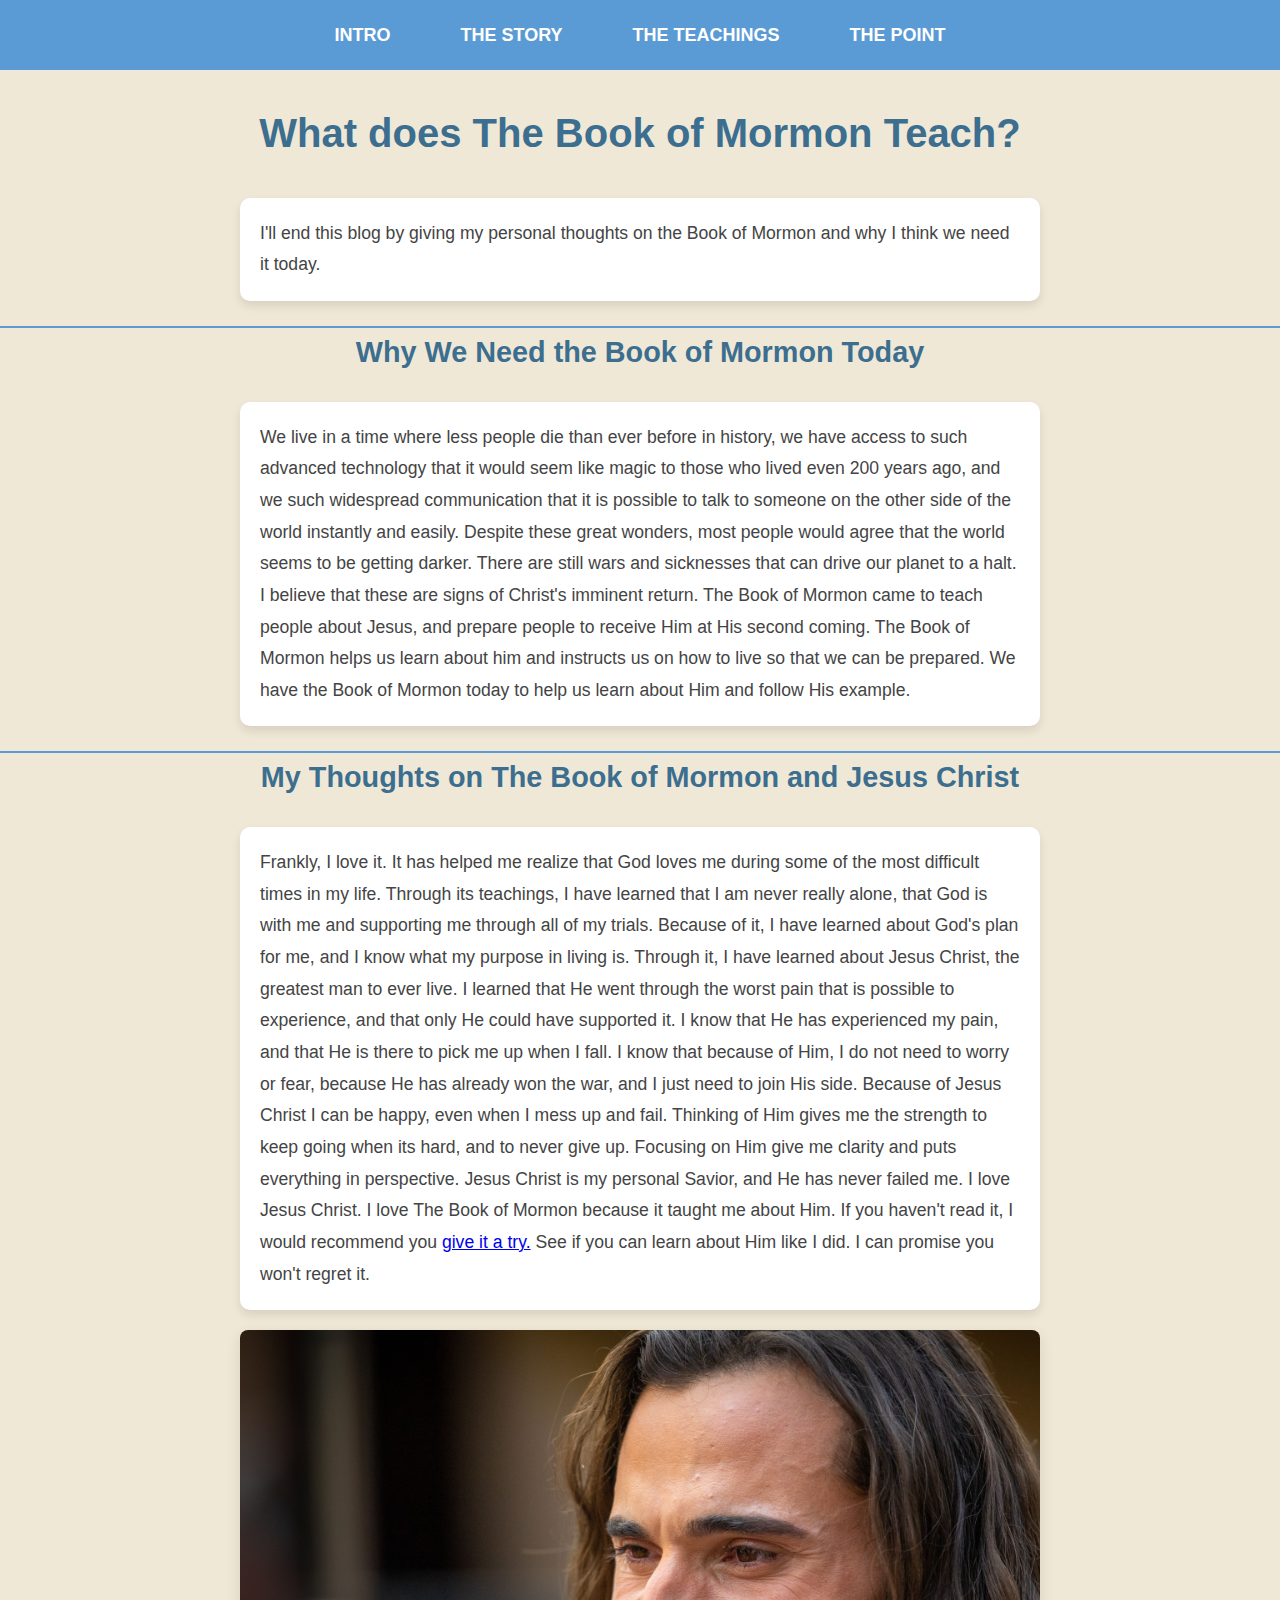
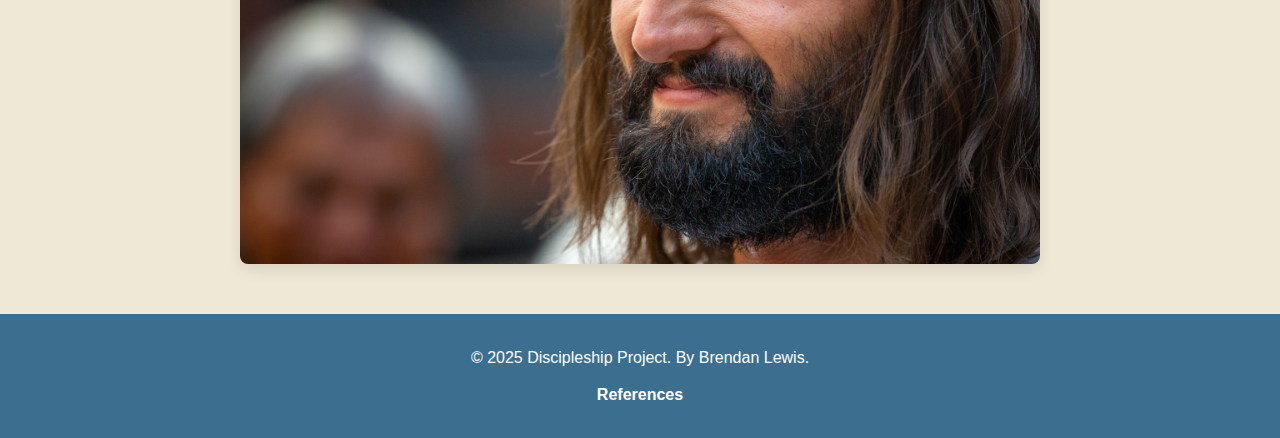
<file: html/last.html>
<!DOCTYPE html>
<html lang="en"> 

<head>
  <meta charset="utf-8" />
  <meta name="viewport" content="width=device-width, initial-scale=1.0" />
  <title>Discipleship Project</title>
  <link rel="stylesheet" href="../css/style.css">
</head>
 
<body>
  <nav class="linker">
    <ul>
      <a class="realLink" href="../index.html">Intro</a></li>
      <a class="realLink" href="info.html">The Story</a></li>
      <a class="realLink" href="connections.html">The Teachings</a></li>
      <a class="realLink" href="last.html">The Point</a></li>
    </ul>
  </nav>

  <h1 class="superTitle">What does The Book of Mormon Teach?</h1>

  <p class="bodyText">
    I'll end this blog by giving my personal thoughts on the Book of Mormon and 
    why I think we need it today. 
  </p>

  <h2 class="sectionTitle">Why We Need the Book of Mormon Today</h2>
  
  <p class="bodyText"> 
    We live in a time where less people die than ever before in history,
    we have access to such advanced technology that it would seem
    like magic to those who lived even 200 years ago, and we such widespread
    communication that it is possible to talk to someone on the other side of the world
    instantly and easily. Despite these great wonders, most people would agree that the world 
    seems to be getting darker. 
    There are still wars and sicknesses that can drive our planet to a halt. 
    I believe that these are signs of Christ's imminent return. 
    The Book of Mormon came to teach people about Jesus, and prepare people to 
    receive Him at His second coming. The Book of Mormon helps us learn about him
    and instructs us on how to live so that we can be prepared. 
    We have the Book of Mormon today to help us learn about Him and follow His example. 
  </p>

  <h2 class="sectionTitle">My Thoughts on The Book of Mormon and Jesus Christ</h2>
  
  <p class="bodyText"> 
    Frankly, I love it. It has helped me realize that God loves me 
    during some of the most difficult times in my life. Through its teachings,
    I have learned that I am never really alone, that God is with me and supporting
    me through all of my trials. Because of it, I have learned about God's plan 
    for me, and I know what my purpose in living is. Through it, I have learned 
    about Jesus Christ, the greatest man to ever live. I learned that He went 
    through the worst pain that is possible to experience, and that only He could
    have supported it. I know that He has experienced my pain, and that He is there 
    to pick me up when I fall. I know that because of Him, I do not need to worry 
    or fear, because He has already won the war, and I just need to join His side.
    Because of Jesus Christ I can be happy, even when I mess up and fail. Thinking of 
    Him gives me the strength to keep going when its hard, and to never give up.
    Focusing on Him give me clarity and puts everything in perspective. 
    Jesus Christ is my personal Savior, and He has never failed me. 
    I love Jesus Christ. I love The Book of Mormon because it taught me about 
    Him. If you haven't read it, I would recommend you <span><a href="https://www.churchofjesuschrist.org/study/scriptures/bofm?lang=eng">give it a try.</a></span>
    See if you can learn about Him like I did. I can promise you won't regret it.
  </p>

  <img class="jesuspic" src="../img/face.jpeg" alt="jesus">

  <footer class="footer">
    <p>&copy; 2025 Discipleship Project. By Brendan Lewis.</p>
    <p><a href="references.html">References</a></p>
  </footer>

  <script src="../js/script.js"></script>
</body>
</html>
</file>
<file: css/style.css>
/* General Reset */
* {
  margin: 0;
  padding: 0;
  box-sizing: border-box;
}

/* Body styling */
body {
  font-family: Arial, sans-serif;
  background-color: #f0e8d6; /* light tan background */
  color: #333; /* dark text for contrast */
  line-height: 1.69;
  padding-top: 50px; /* to make space for the fixed nav */
}

/* Navigation bar */
nav.linker {
  position: fixed;
  top: 0;
  left: 0;
  width: 100%;
  background-color: #5A9BD5; /* light blue */
  padding: 10px 0;
  z-index: 1000;
}

nav.linker ul {
  list-style: none;
  display: flex;
  justify-content: center;
  gap: 30px;
}

nav.linker a.realLink {
  color: #fff; /* white text */
  text-decoration: none;
  font-size: 18px;
  font-weight: bold;
  text-transform: uppercase;
  padding: 10px 20px;
  border-radius: 5px;
  transition: background-color 0.3s ease;
  white-space: nowrap;
}

@media (orientation: portrait) and (max-width: 768px) {
  nav.linker ul {
    flex-direction: column; /* Stack vertically */
    align-items: center;
    gap: 5px;
    padding: 5px 0;
  }

  /* Add to your existing CSS */
nav.linker {
  transition: transform 0.3s ease-in-out;
}

/* Hide when scrolling up */
.hide-nav {
  transform: translateY(-100%);
}

/* Show when scrolling down or at top */
.show-nav {
  transform: translateY(0);
}
  
  nav.linker {
    padding: 5px 0;
    height: auto; /* Allow height to grow with content */
    overflow-y: auto; /* Add scroll if needed (unlikely) */
    max-height: 100vh; /* Prevent taking full screen */
  }
  
  nav.linker a.realLink {
    width: 90%; /* Wider buttons for easier tapping */
    text-align: center;
    padding: 8px 5px;
    font-size: 14px;
  }
  
  /* Adjust body padding to account for taller nav */
  body {
    padding-top: 180px; /* Increased to accommodate stacked nav */
  }
}

/* Additional landscape optimization */
@media (orientation: landscape) and (max-width: 768px) {
  nav.linker ul {
    gap: 8px;
  }
  /* Add to your existing CSS */
nav.linker {
  transition: transform 0.3s ease-in-out;
}

/* Hide when scrolling up */
.hide-nav {
  transform: translateY(-100%);
}

/* Show when scrolling down or at top */
.show-nav {
  transform: translateY(0);
}
  
  nav.linker a.realLink {
    font-size: 14px;
    padding: 6px 8px;
  }
}

nav.linker a.realLink:hover {
  background-color: #3b7db7; /* darker blue on hover */
}

/* Main heading */
.superTitle {
  font-size: 2.5rem;
  text-align: center;
  margin: 50px 0 30px;
  color: #3c6e8f; /* muted blue */
}

/* Image styling */
.jesuspic {
  display: block;
  width: 100%; /* Set width to 100% */
  max-width: 800px; /* Limit max width to match text box */
  margin: 0 auto;
  border-radius: 8px;
  box-shadow: 0px 5px 15px rgba(0, 0, 0, 0.1);
}

/* Paragraph styling */
.bodyText {
  font-size: 1.1rem;
  line-height: 1.8;
  max-width: 800px; /* Same width as image */
  margin: 0 auto;
  padding: 20px;
  background-color: #ffffff; /* white background for text */
  border-radius: 10px;
  box-shadow: 0px 5px 10px rgba(0, 0, 0, 0.1);
  color: #444;
}

/* Link styling for hover effect */
a.realLink {
  transition: color 0.3s ease;
}

a.realLink:hover {
  color: #1f3d68; /* deep blue on hover */
}


footer.footer {
  background-color: #3c6e8f; /* Muted blue background to match the title */
  color: #fff; /* White text for contrast */
  text-align: center;
  padding: 20px;
  font-size: 1rem;
  margin-top: 50px;
}

footer.footer p {
  margin: 10px 0;
}

footer.footer a {
  color: #fff; /* White text for the links */
  text-decoration: none;
  font-weight: bold;
  transition: color 0.3s ease;
}

footer.footer a:hover {
  color: #f0e8d6; /* Light tan color for hover effect */
}

/* Image styling */
.jesuspic {
  display: block;
  width: 100%; /* Makes image responsive */
  max-width: 800px; /* Matches your text box width */
  height: auto; /* Maintains aspect ratio */
  margin: 20px auto; /* Adds vertical spacing and centers horizontally */
  border-radius: 8px;
  box-shadow: 0px 5px 15px rgba(0, 0, 0, 0.1);
}


/* For content images that should match text width */
.content-image {
  width: 100%;
  max-width: 800px;
  height: auto;
  margin: 20px auto;
  border-radius: 8px;
  box-shadow: 0px 5px 15px rgba(0, 0, 0, 0.1);
}


/* Video container styling */
.video-container {
  max-width: 800px;
  margin: 20px auto;
  border-radius: 8px;
  overflow: hidden;
  box-shadow: 0px 5px 15px rgba(0, 0, 0, 0.1);
}

.video-container video {
  width: 100%;
  display: block;
}

/* Section heading styling */
.sectionTitle {
  font-size: 1.8rem;
  color: #3c6e8f; /* Matching your muted blue color scheme */
  margin: 25px 0 15px;
  text-align: center;
  border-top: 2px solid #5A9BD5; /* Light blue accent line */
  padding-bottom: 10px;
}

/* Add to your existing CSS */
nav.linker {
  transition: transform 0.3s ease-in-out;
}

/* Hide when scrolling up */
.hide-nav {
  transform: translateY(-100%);
}

/* Show when scrolling down or at top */
.show-nav {
  transform: translateY(0);
}
</file>
